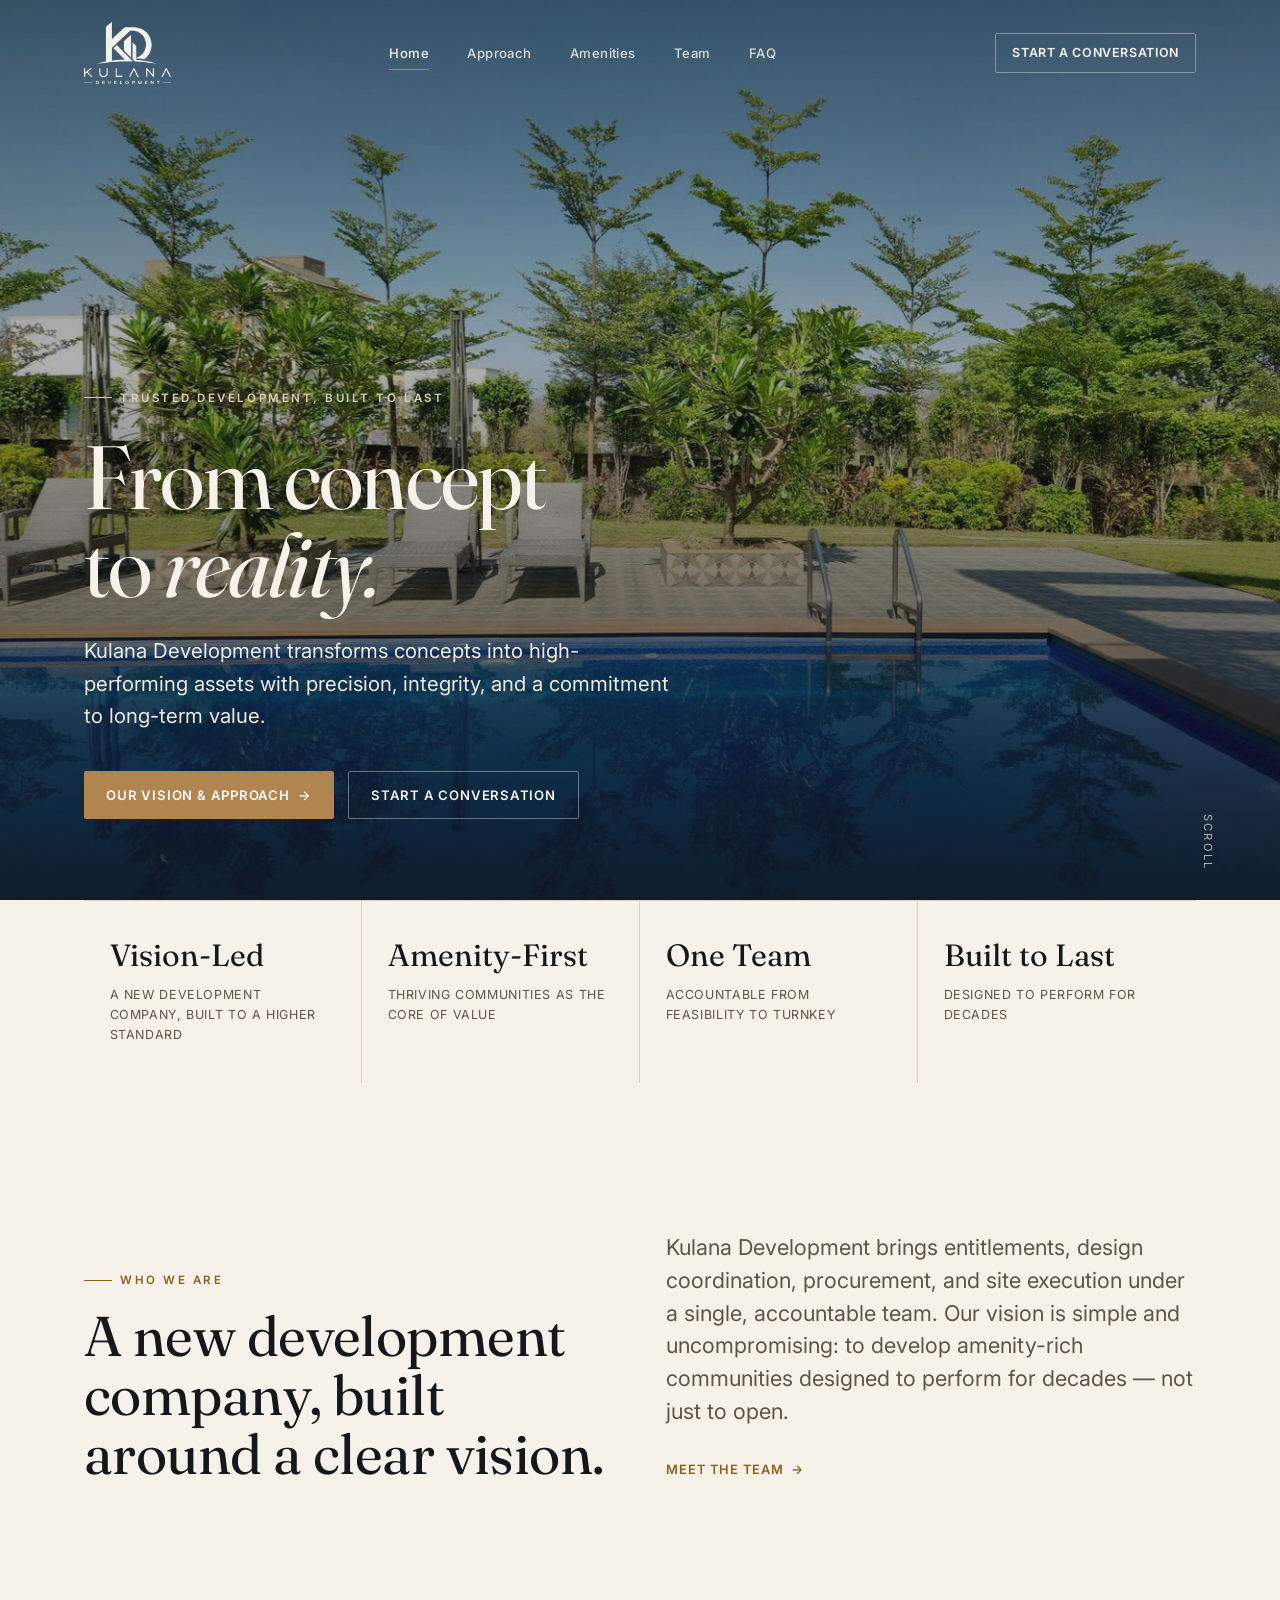
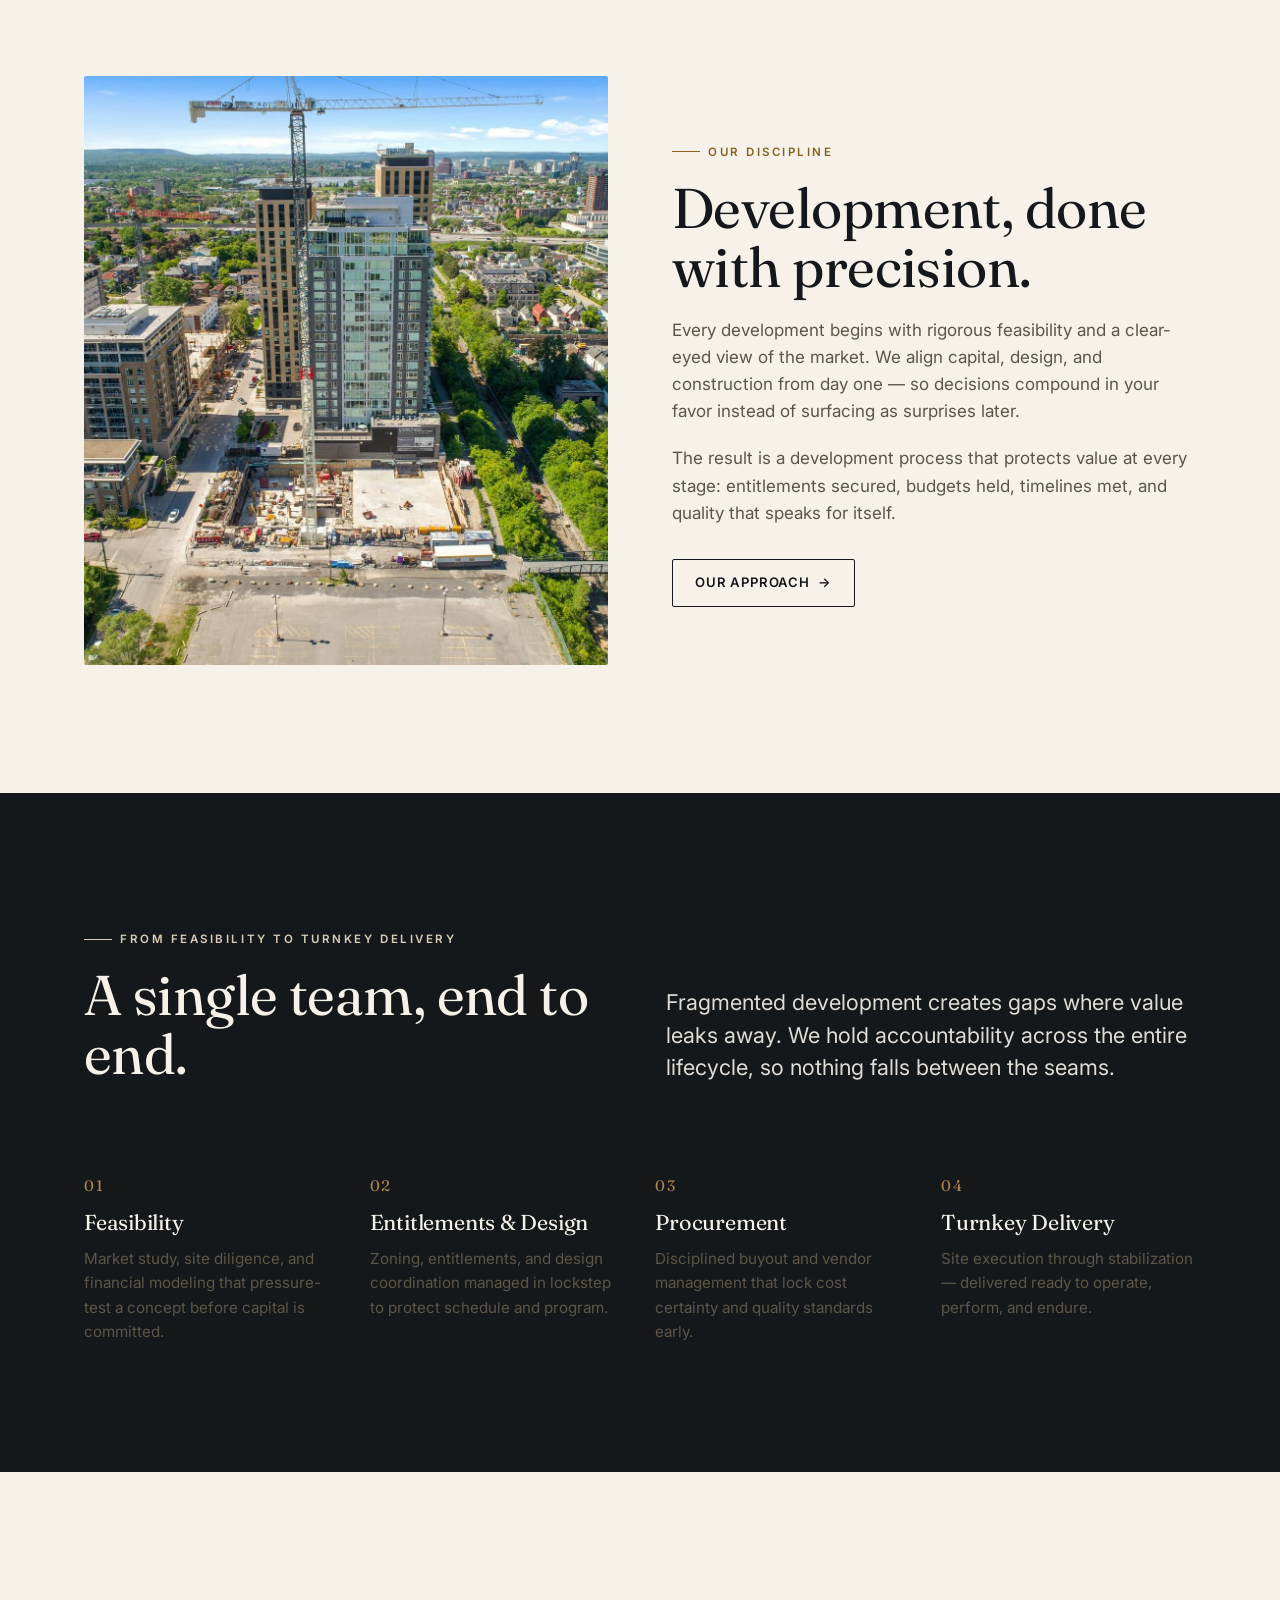
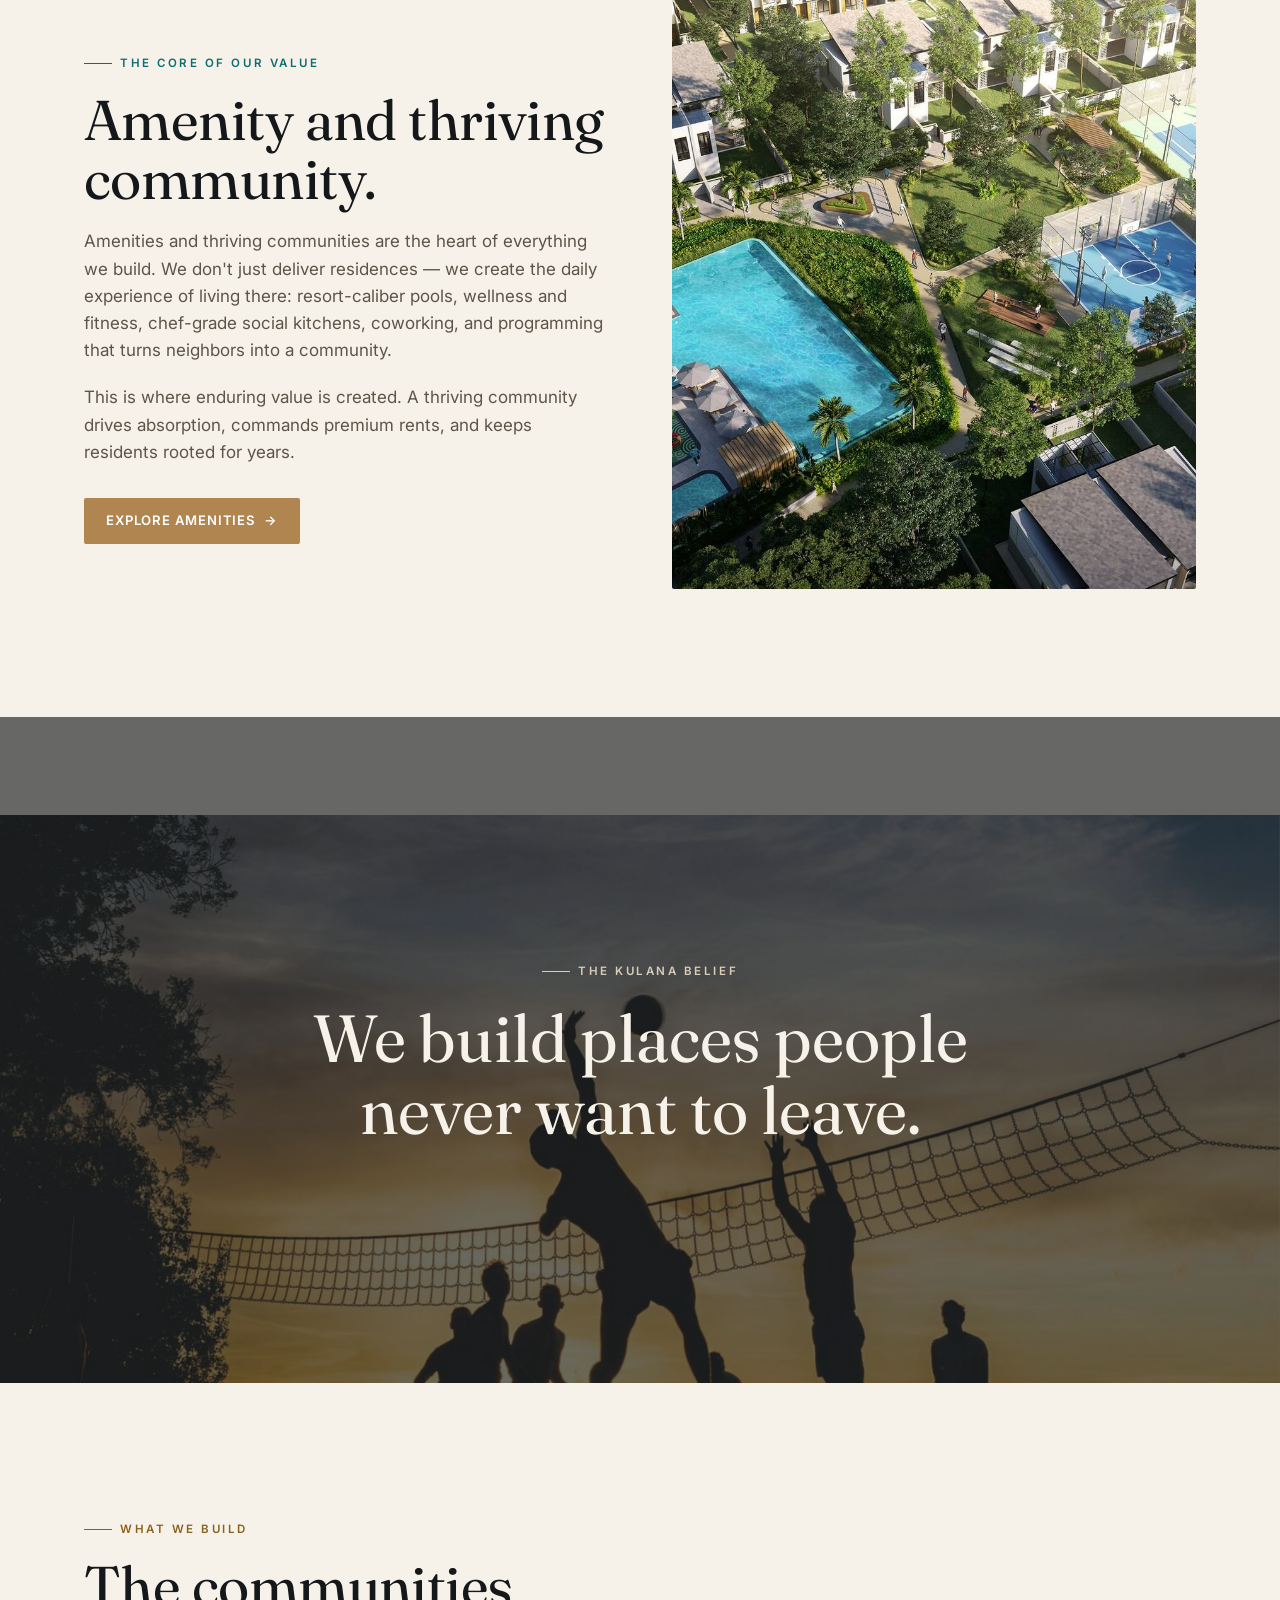
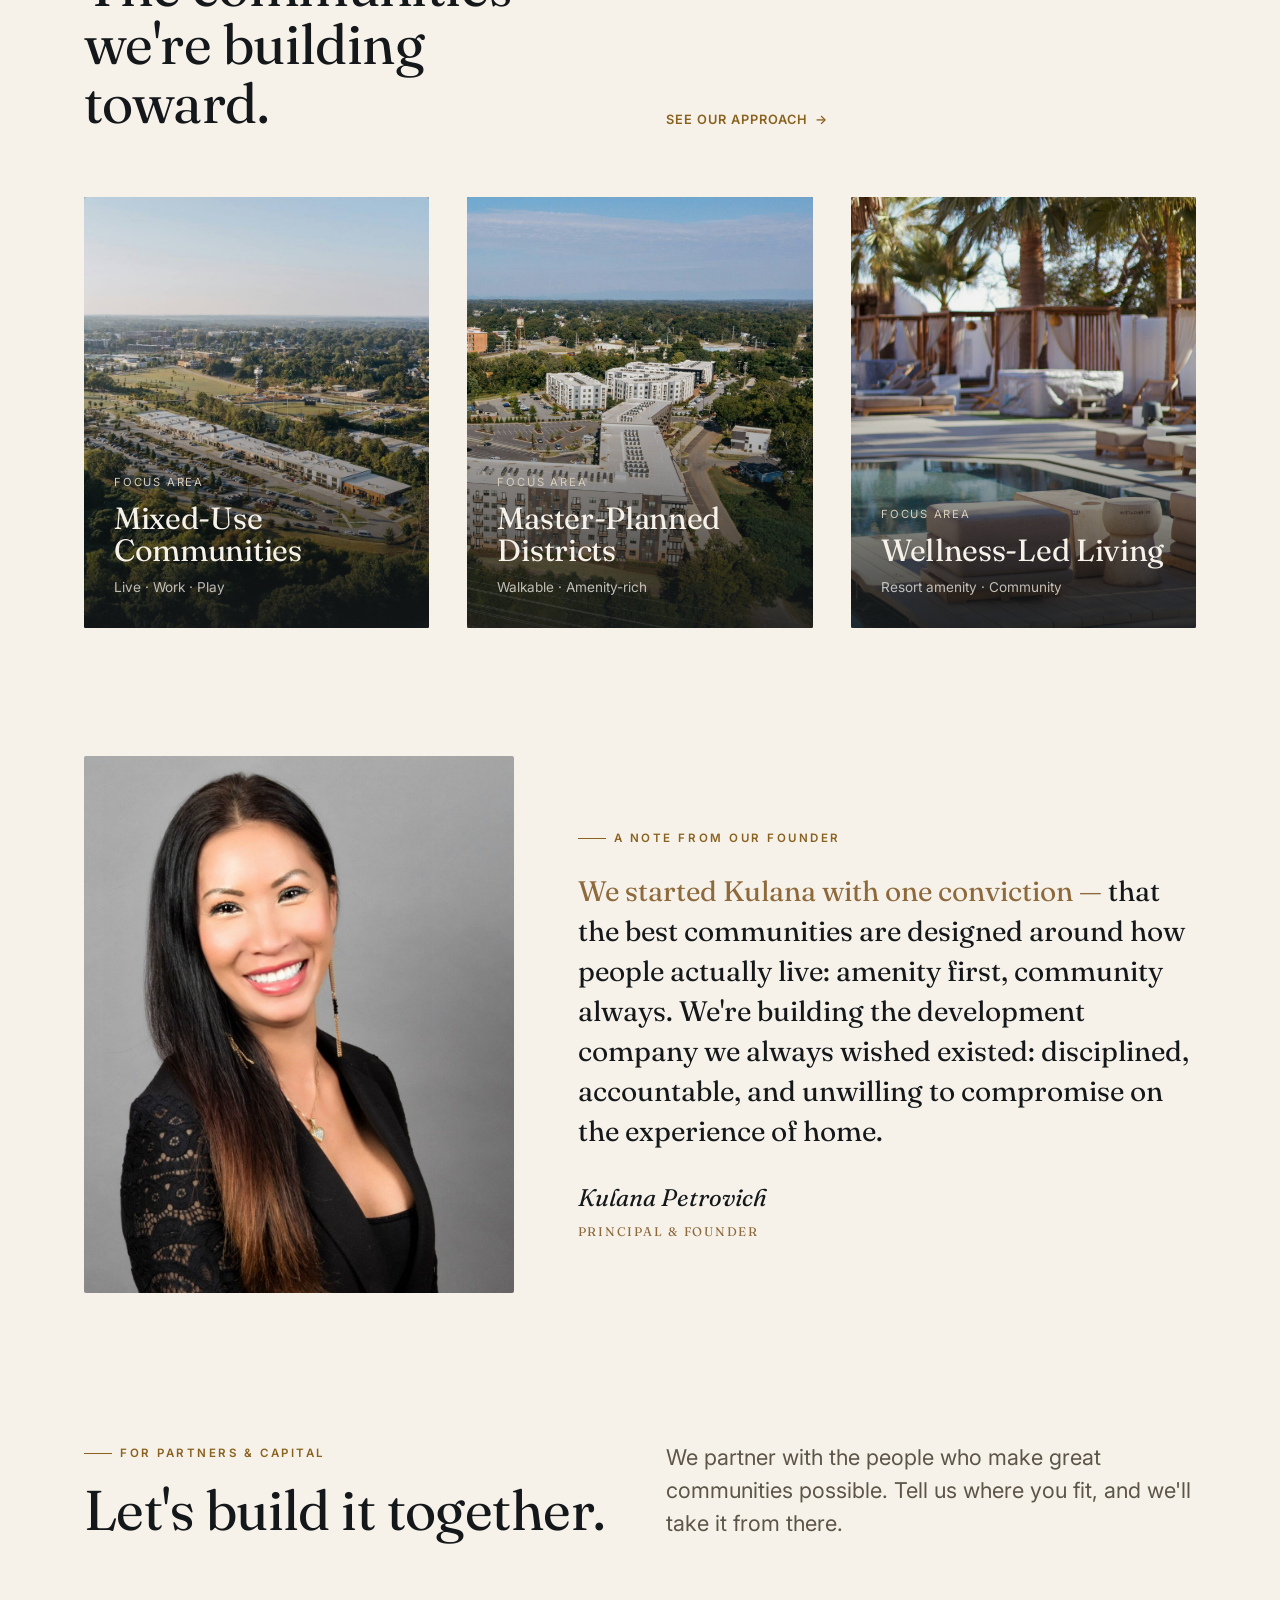
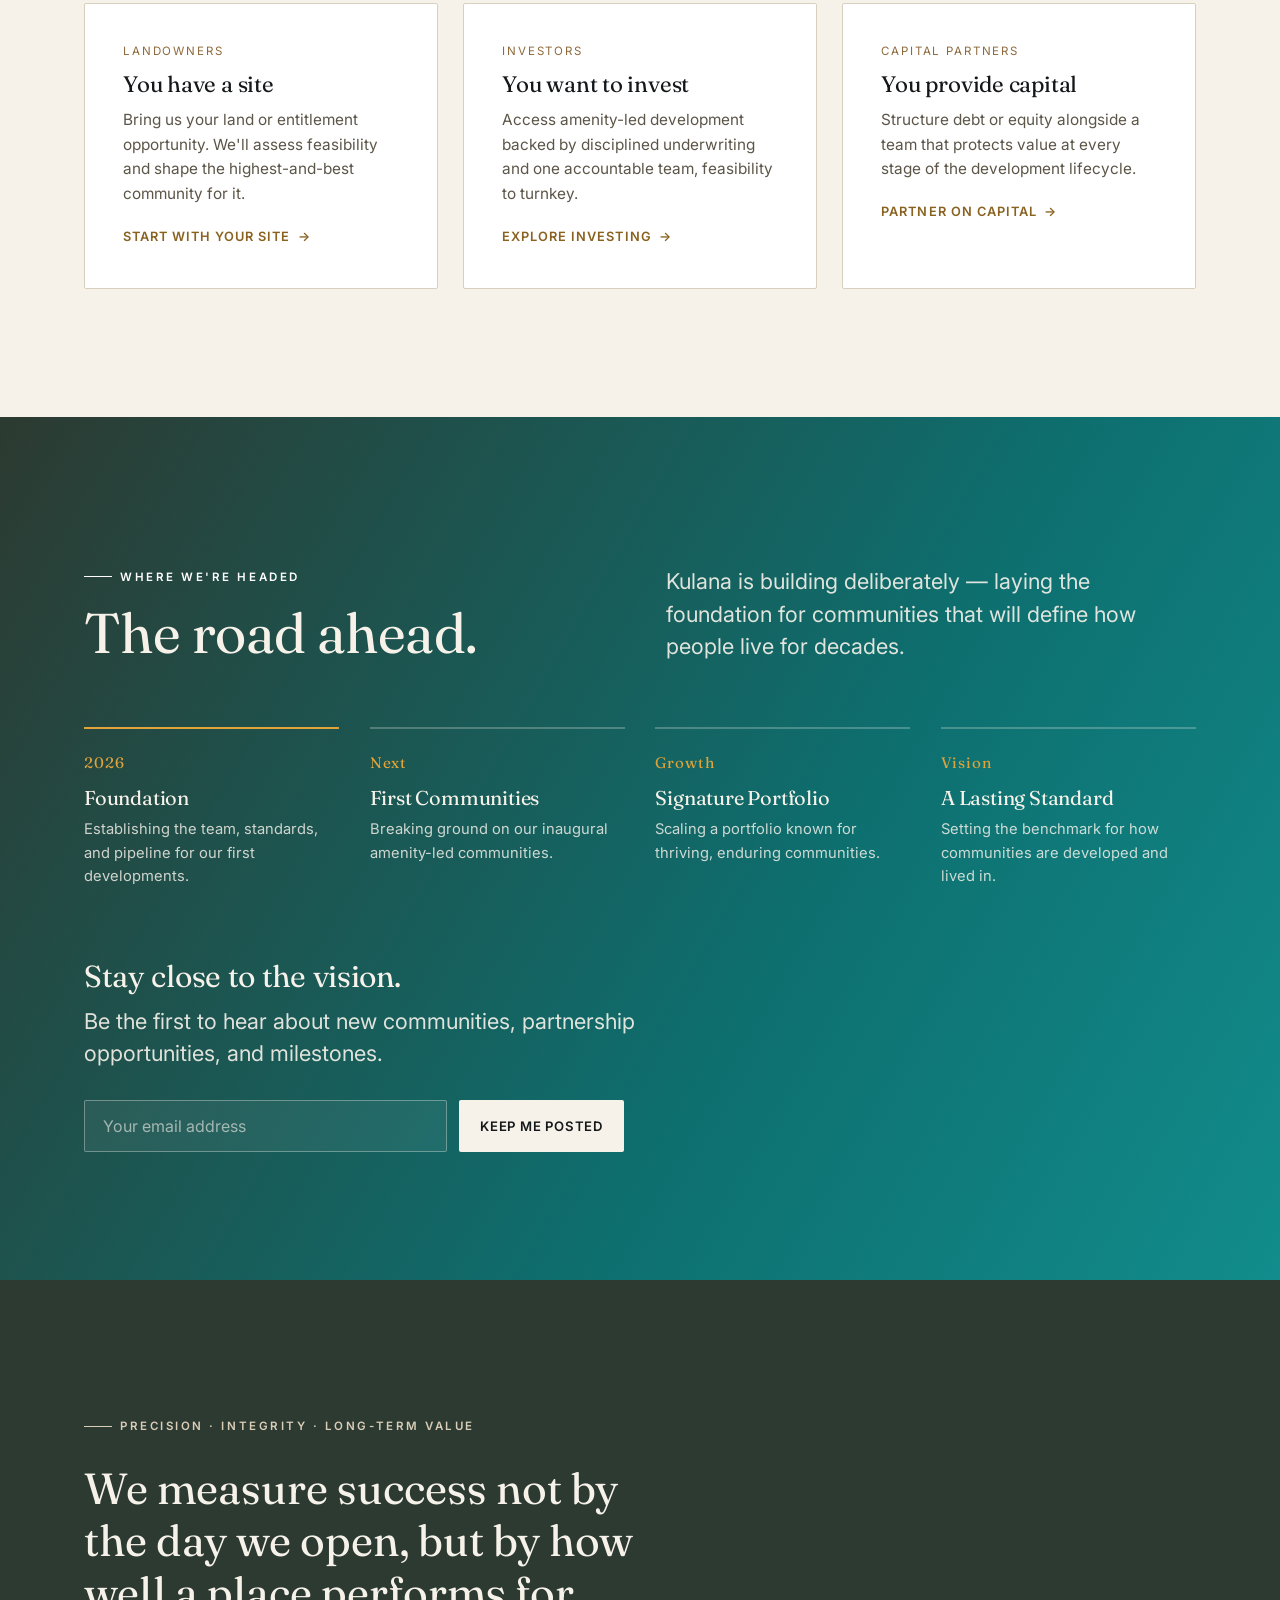
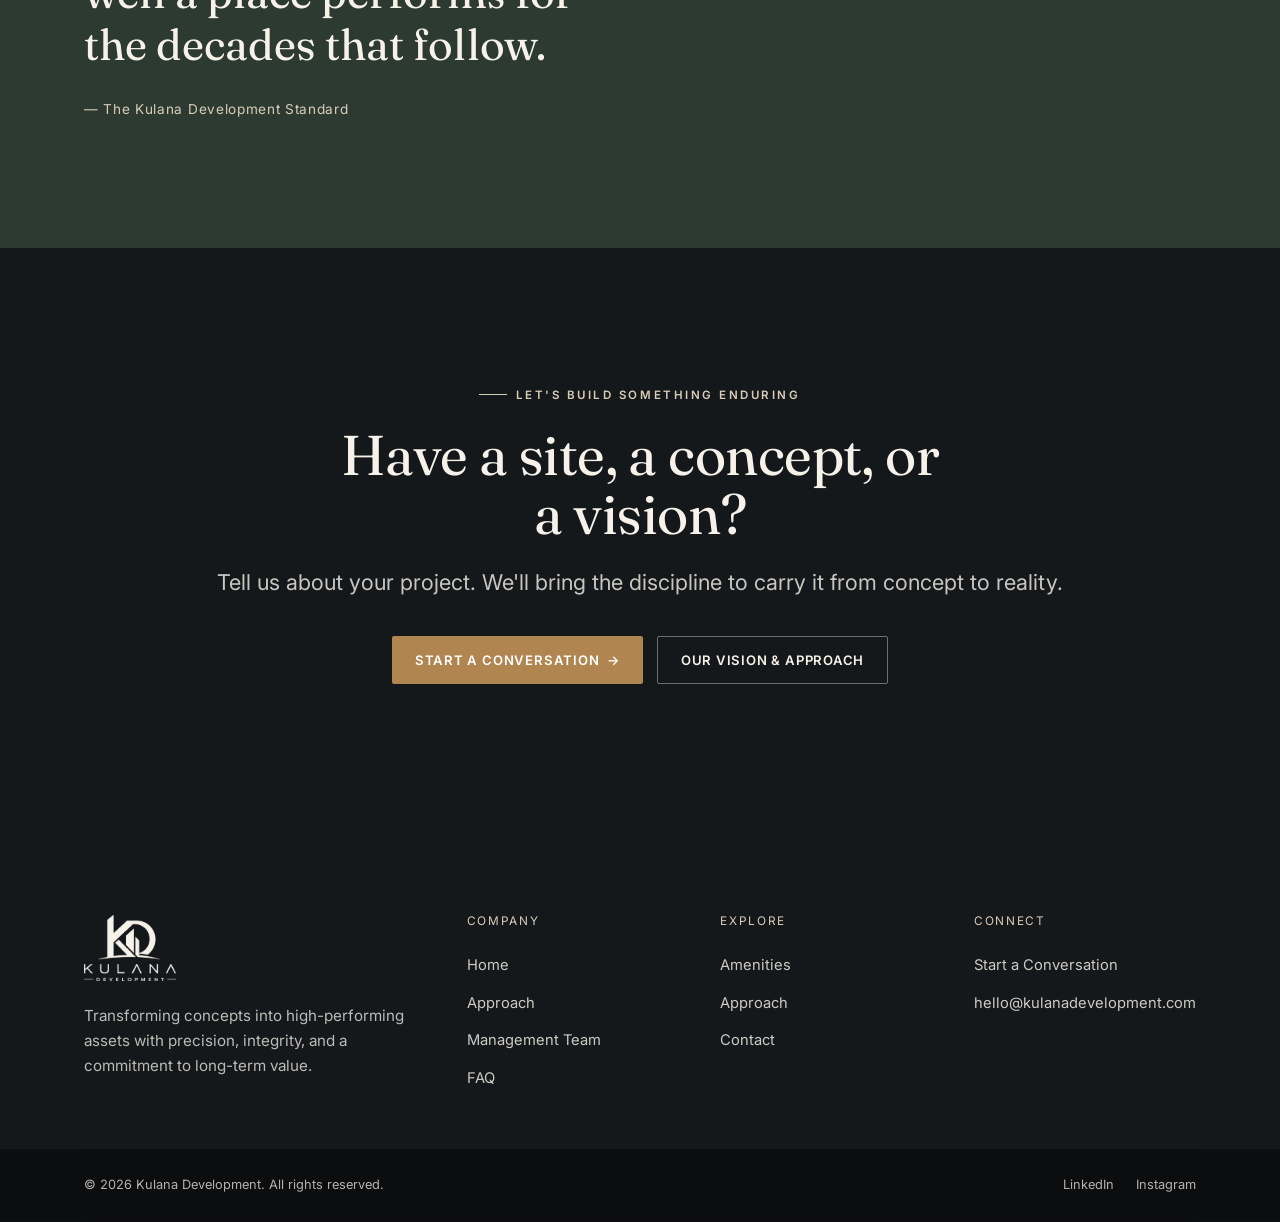
<file: index.html>
<!DOCTYPE html>
<html lang="en">
<head>
<meta charset="UTF-8" />
<meta name="viewport" content="width=device-width, initial-scale=1.0" />
<meta name="theme-color" content="#15181A" />
<title>Kulana Development — Trusted Development, Built to Last</title>
<meta name="description" content="Kulana Development transforms concepts into high-performing assets with precision, integrity, and a commitment to long-term value. From feasibility to turnkey delivery." />
<meta property="og:title" content="Kulana Development — Trusted Development, Built to Last" />
<meta property="og:description" content="From feasibility to turnkey delivery. We manage entitlements, design coordination, procurement, and site execution—one accountable team focused on outcomes that endure." />
<meta property="og:type" content="website" />
<link rel="preconnect" href="https://fonts.googleapis.com" />
<link rel="preconnect" href="https://fonts.gstatic.com" crossorigin />
<link href="https://fonts.googleapis.com/css2?family=Fraunces:ital,opsz,wght@0,9..144,400;0,9..144,500;1,9..144,400&family=Inter:wght@400;500;600&display=swap" rel="stylesheet" />
<link rel="icon" type="image/png" href="favicon.png" />
<link rel="apple-touch-icon" href="apple-touch-icon.png" />
<meta property="og:image" content="https://kulanadevelopment.vercel.app/og-image.jpg" />
<meta property="og:image:width" content="1200" />
<meta property="og:image:height" content="630" />
<meta property="og:url" content="https://kulanadevelopment.vercel.app/" />
<meta name="twitter:card" content="summary_large_image" />
<meta name="twitter:image" content="https://kulanadevelopment.vercel.app/og-image.jpg" />
<link rel="stylesheet" href="styles.css" />
</head>
<body>

<!-- ============ HEADER ============ -->
<header class="site-header">
  <div class="container bar">
    <a href="index.html" class="brand" aria-label="Kulana Development home"><img src="logo.png" class="brand__logo logo-dark" alt="Kulana Development" /><img src="logo-light.png" class="brand__logo logo-light" alt="Kulana Development" /></a>
    <nav class="nav">
      <a href="index.html" class="active">Home</a>
      <a href="approach.html">Approach</a>
      <a href="amenities.html">Amenities</a>
      <a href="team.html">Team</a>
      <a href="faq.html">FAQ</a>
    </nav>
    <a href="contact.html" class="header-cta">Start a Conversation</a>
    <button class="burger" aria-label="Open menu"><span></span><span></span><span></span></button>
  </div>
</header>

<div class="mobile-menu">
  <a href="index.html">Home</a>
  <a href="approach.html">Approach</a>
  <a href="amenities.html">Amenities</a>
  <a href="team.html">Team</a>
  <a href="faq.html">FAQ</a>
  <a href="contact.html">Contact</a>
</div>

<!-- ============ HERO ============ -->
<section class="hero">
  <div class="hero__media">
    <img src="amenity-pool2.jpg" alt="A thriving residential community with a resort pool and landscaped grounds" />
  </div>
  <div class="container hero__inner">
    <span class="eyebrow">Trusted Development, Built to Last</span>
    <h1 class="display">From concept<br />to <span class="serif-accent">reality.</span></h1>
    <p class="hero__lede">Kulana Development transforms concepts into high-performing assets with precision, integrity, and a commitment to long-term value.</p>
    <div class="hero__actions">
      <a href="approach.html" class="btn btn--clay">Our Vision &amp; Approach <span class="arw">→</span></a>
      <a href="contact.html" class="btn btn--light">Start a Conversation</a>
    </div>
  </div>
  <span class="hero__scroll">Scroll</span>
</section>

<!-- ============ STAT BAR ============ -->
<section class="section" style="padding-block: clamp(0px,0px,0px);">
  <div class="container">
    <div class="stats reveal">
      <div class="stat">
        <div class="num" style="font-size:clamp(1.5rem,2.4vw,2.05rem); line-height:1.1;">Vision-Led</div>
        <div class="lbl">A new development company, built to a higher standard</div>
      </div>
      <div class="stat">
        <div class="num" style="font-size:clamp(1.5rem,2.4vw,2.05rem); line-height:1.1;">Amenity-First</div>
        <div class="lbl">Thriving communities as the core of value</div>
      </div>
      <div class="stat">
        <div class="num" style="font-size:clamp(1.5rem,2.4vw,2.05rem); line-height:1.1;">One Team</div>
        <div class="lbl">Accountable from feasibility to turnkey</div>
      </div>
      <div class="stat">
        <div class="num" style="font-size:clamp(1.5rem,2.4vw,2.05rem); line-height:1.1;">Built to Last</div>
        <div class="lbl">Designed to perform for decades</div>
      </div>
    </div>
  </div>
</section>

<!-- ============ INTRO / POSITIONING ============ -->
<section class="section">
  <div class="container">
    <div class="sec-head">
      <div class="reveal">
        <span class="eyebrow">Who We Are</span>
        <h2>A new development company, built around a clear vision.</h2>
      </div>
      <div class="reveal" data-delay="1">
        <p class="lede">Kulana Development brings entitlements, design coordination, procurement, and site execution under a single, accountable team. Our vision is simple and uncompromising: to develop amenity-rich communities designed to perform for decades — not just to open.</p>
        <div style="margin-top:28px;"><a href="team.html" class="link-arrow">Meet the team <span class="arw">→</span></a></div>
      </div>
    </div>
  </div>
</section>

<!-- ============ FEATURED SPLIT ============ -->
<section class="section" style="padding-top:0;">
  <div class="container">
    <div class="split">
      <div class="split__media reveal">
        <img src="tower-development.jpg" alt="A residential high-rise under development" />
      </div>
      <div class="split__body reveal" data-delay="1">
        <span class="eyebrow">Our Discipline</span>
        <h2>Development, done with precision.</h2>
        <p>Every development begins with rigorous feasibility and a clear-eyed view of the market. We align capital, design, and construction from day one — so decisions compound in your favor instead of surfacing as surprises later.</p>
        <p>The result is a development process that protects value at every stage: entitlements secured, budgets held, timelines met, and quality that speaks for itself.</p>
        <div class="actions"><a href="amenities.html" class="btn btn--ghost">Our Approach <span class="arw">→</span></a></div>
      </div>
    </div>
  </div>
</section>

<!-- ============ PROCESS / FEASIBILITY TO TURNKEY ============ -->
<section class="section dark">
  <div class="container">
    <div class="sec-head">
      <div class="reveal">
        <span class="eyebrow">From Feasibility to Turnkey Delivery</span>
        <h2>A single team, end to end.</h2>
      </div>
      <div class="reveal" data-delay="1">
        <p class="lede">Fragmented development creates gaps where value leaks away. We hold accountability across the entire lifecycle, so nothing falls between the seams.</p>
      </div>
    </div>
    <div class="steps">
      <div class="step reveal">
        <div class="n">01</div>
        <h3>Feasibility</h3>
        <p>Market study, site diligence, and financial modeling that pressure-test a concept before capital is committed.</p>
      </div>
      <div class="step reveal" data-delay="1">
        <div class="n">02</div>
        <h3>Entitlements &amp; Design</h3>
        <p>Zoning, entitlements, and design coordination managed in lockstep to protect schedule and program.</p>
      </div>
      <div class="step reveal" data-delay="2">
        <div class="n">03</div>
        <h3>Procurement</h3>
        <p>Disciplined buyout and vendor management that lock cost certainty and quality standards early.</p>
      </div>
      <div class="step reveal" data-delay="3">
        <div class="n">04</div>
        <h3>Turnkey Delivery</h3>
        <p>Site execution through stabilization — delivered ready to operate, perform, and endure.</p>
      </div>
    </div>
  </div>
</section>

<!-- ============ AMENITY DIFFERENTIATOR ============ -->
<section class="section">
  <div class="container">
    <div class="split reverse accent-teal">
      <div class="split__media reveal">
        <img src="amenity-resort.jpg" alt="An amenity-rich residential community with pools, courts and gathering spaces" />
      </div>
      <div class="split__body reveal" data-delay="1">
        <span class="eyebrow">The Core of Our Value</span>
        <h2>Amenity and thriving community.</h2>
        <p>Amenities and thriving communities are the heart of everything we build. We don't just deliver residences — we create the daily experience of living there: resort-caliber pools, wellness and fitness, chef-grade social kitchens, coworking, and programming that turns neighbors into a community.</p>
        <p>This is where enduring value is created. A thriving community drives absorption, commands premium rents, and keeps residents rooted for years.</p>
        <div class="actions"><a href="amenities.html" class="btn btn--clay">Explore Amenities <span class="arw">→</span></a></div>
      </div>
    </div>
  </div>
</section>

<!-- ============ CINEMATIC STATEMENT ============ -->
<section class="statement">
  <div class="statement__bg"><img src="amenity-social.jpg" alt="A thriving community at golden hour" /></div>
  <div class="container">
    <span class="eyebrow">The Kulana Belief</span>
    <p class="q">We build places people never want to leave.</p>
  </div>
</section>

<!-- ============ WHAT WE BUILD (VISION) ============ -->
<section class="section">
  <div class="container">
    <div class="sec-head">
      <div class="reveal">
        <span class="eyebrow">What We Build</span>
        <h2>The communities we're building toward.</h2>
      </div>
      <div class="reveal" data-delay="1" style="align-self:end;">
        <a href="approach.html" class="link-arrow">See our approach <span class="arw">→</span></a>
      </div>
    </div>
    <div class="card-grid">
      <a href="approach.html" class="pcard reveal">
        <div class="pcard__img"><img src="masterplan-aerial.jpg" alt="Mixed-use communities" /></div>
        <div class="pcard__body">
          <span class="pcard__tag">Focus Area</span>
          <h3>Mixed-Use Communities</h3>
          <div class="pcard__meta"><span>Live · Work · Play</span></div>
        </div>
      </a>
      <a href="approach.html" class="pcard reveal" data-delay="1">
        <div class="pcard__img"><img src="community-district.jpg" alt="Master-planned districts" /></div>
        <div class="pcard__body">
          <span class="pcard__tag">Focus Area</span>
          <h3>Master-Planned Districts</h3>
          <div class="pcard__meta"><span>Walkable · Amenity-rich</span></div>
        </div>
      </a>
      <a href="approach.html" class="pcard reveal" data-delay="2">
        <div class="pcard__img"><img src="amenity-pool.jpg" alt="Wellness-led living" /></div>
        <div class="pcard__body">
          <span class="pcard__tag">Focus Area</span>
          <h3>Wellness-Led Living</h3>
          <div class="pcard__meta"><span>Resort amenity · Community</span></div>
        </div>
      </a>
    </div>
  </div>
</section>

<!-- ============ FOUNDER'S NOTE ============ -->
<section class="section" style="padding-top:0;">
  <div class="container">
    <div class="founder">
      <div class="founder__img reveal"><img src="team-lana.jpg" alt="Kulana Petrovich, Founder" /></div>
      <div class="founder__note reveal" data-delay="1">
        <span class="eyebrow">A Note From Our Founder</span>
        <p style="margin-top:22px;"><span class="lead">We started Kulana with one conviction —</span> that the best communities are designed around how people actually live: amenity first, community always. We're building the development company we always wished existed: disciplined, accountable, and unwilling to compromise on the experience of home.</p>
        <div class="founder__sig">
          <div class="name">Kulana Petrovich</div>
          <div class="role">Principal &amp; Founder</div>
        </div>
      </div>
    </div>
  </div>
</section>

<!-- ============ FOR PARTNERS ============ -->
<section class="section" style="padding-top:0;">
  <div class="container">
    <div class="sec-head">
      <div class="reveal"><span class="eyebrow">For Partners &amp; Capital</span><h2>Let's build it together.</h2></div>
      <div class="reveal" data-delay="1"><p class="lede">We partner with the people who make great communities possible. Tell us where you fit, and we'll take it from there.</p></div>
    </div>
    <div class="pcards">
      <a href="contact.html" class="pcard-partner reveal">
        <div class="k">Landowners</div>
        <h3>You have a site</h3>
        <p>Bring us your land or entitlement opportunity. We'll assess feasibility and shape the highest-and-best community for it.</p>
        <span class="link-arrow">Start with your site <span class="arw">→</span></span>
      </a>
      <a href="contact.html" class="pcard-partner reveal" data-delay="1">
        <div class="k">Investors</div>
        <h3>You want to invest</h3>
        <p>Access amenity-led development backed by disciplined underwriting and one accountable team, feasibility to turnkey.</p>
        <span class="link-arrow">Explore investing <span class="arw">→</span></span>
      </a>
      <a href="contact.html" class="pcard-partner reveal" data-delay="2">
        <div class="k">Capital Partners</div>
        <h3>You provide capital</h3>
        <p>Structure debt or equity alongside a team that protects value at every stage of the development lifecycle.</p>
        <span class="link-arrow">Partner on capital <span class="arw">→</span></span>
      </a>
    </div>
  </div>
</section>

<!-- ============ ROADMAP + NEWSLETTER ============ -->
<section class="section band-tropical">
  <div class="container">
    <div class="sec-head">
      <div class="reveal"><span class="eyebrow">Where We're Headed</span><h2>The road ahead.</h2></div>
      <div class="reveal" data-delay="1"><p class="lede">Kulana is building deliberately — laying the foundation for communities that will define how people live for decades.</p></div>
    </div>
    <div class="roadmap reveal">
      <div class="rm"><div class="phase">2026</div><h3>Foundation</h3><p>Establishing the team, standards, and pipeline for our first developments.</p></div>
      <div class="rm"><div class="phase">Next</div><h3>First Communities</h3><p>Breaking ground on our inaugural amenity-led communities.</p></div>
      <div class="rm"><div class="phase">Growth</div><h3>Signature Portfolio</h3><p>Scaling a portfolio known for thriving, enduring communities.</p></div>
      <div class="rm"><div class="phase">Vision</div><h3>A Lasting Standard</h3><p>Setting the benchmark for how communities are developed and lived in.</p></div>
    </div>
    <div class="reveal" style="margin-top:clamp(44px,6vw,72px); max-width:640px;">
      <h3 style="color:var(--paper); font-size:clamp(1.4rem,2.4vw,1.9rem);">Stay close to the vision.</h3>
      <p class="lede" style="margin-top:12px;">Be the first to hear about new communities, partnership opportunities, and milestones.</p>
      <form id="newsletter-form" class="newsletter" novalidate>
        <input type="email" name="email" placeholder="Your email address" required aria-label="Email address" />
        <button type="submit">Keep Me Posted</button>
      </form>
      <p class="nl-note"></p>
    </div>
  </div>
</section>

<!-- ============ VALUES QUOTE BAND ============ -->
<section class="section quote-band">
  <div class="container">
    <div class="reveal">
      <span class="eyebrow">Precision · Integrity · Long-Term Value</span>
      <p class="q" style="margin-top:26px;">We measure success not by the day we open, but by how well a place performs for the decades that follow.</p>
      <p class="attr">— The Kulana Development Standard</p>
    </div>
  </div>
</section>

<!-- ============ CTA ============ -->
<section class="section cta">
  <div class="container reveal">
    <span class="eyebrow" style="justify-content:center;">Let's Build Something Enduring</span>
    <h2 style="margin-top:22px;">Have a site, a concept, or a vision?</h2>
    <p class="lede">Tell us about your project. We'll bring the discipline to carry it from concept to reality.</p>
    <div class="actions">
      <a href="contact.html" class="btn btn--clay">Start a Conversation <span class="arw">→</span></a>
      <a href="approach.html" class="btn btn--light">Our Vision &amp; Approach</a>
    </div>
  </div>
</section>

<!-- ============ FOOTER ============ -->
<footer class="site-footer">
  <div class="container">
    <div class="footer-top">
      <div class="footer-brand">
        <img src="logo-light.png" class="footer-logo" alt="Kulana Development" />
        <p>Transforming concepts into high-performing assets with precision, integrity, and a commitment to long-term value.</p>
      </div>
      <div class="footer-col">
        <h4>Company</h4>
        <a href="index.html">Home</a>
        <a href="approach.html">Approach</a>
        <a href="team.html">Management Team</a>
        <a href="faq.html">FAQ</a>
      </div>
      <div class="footer-col">
        <h4>Explore</h4>
        <a href="amenities.html">Amenities</a>
        <a href="approach.html">Approach</a>
        <a href="contact.html">Contact</a>
      </div>
      <div class="footer-col">
        <h4>Connect</h4>
        <a href="contact.html">Start a Conversation</a>
        <a href="mailto:hello@kulanadevelopment.com">hello@kulanadevelopment.com</a>
      </div>
    </div>
    <div class="footer-bottom">
      <span>© <span data-year>2026</span> Kulana Development. All rights reserved.</span>
      <div class="socials">
        <a href="#">LinkedIn</a>
        <a href="#">Instagram</a>
      </div>
    </div>
  </div>
</footer>

<script src="main.js"></script>
</body>
</html>
</file>
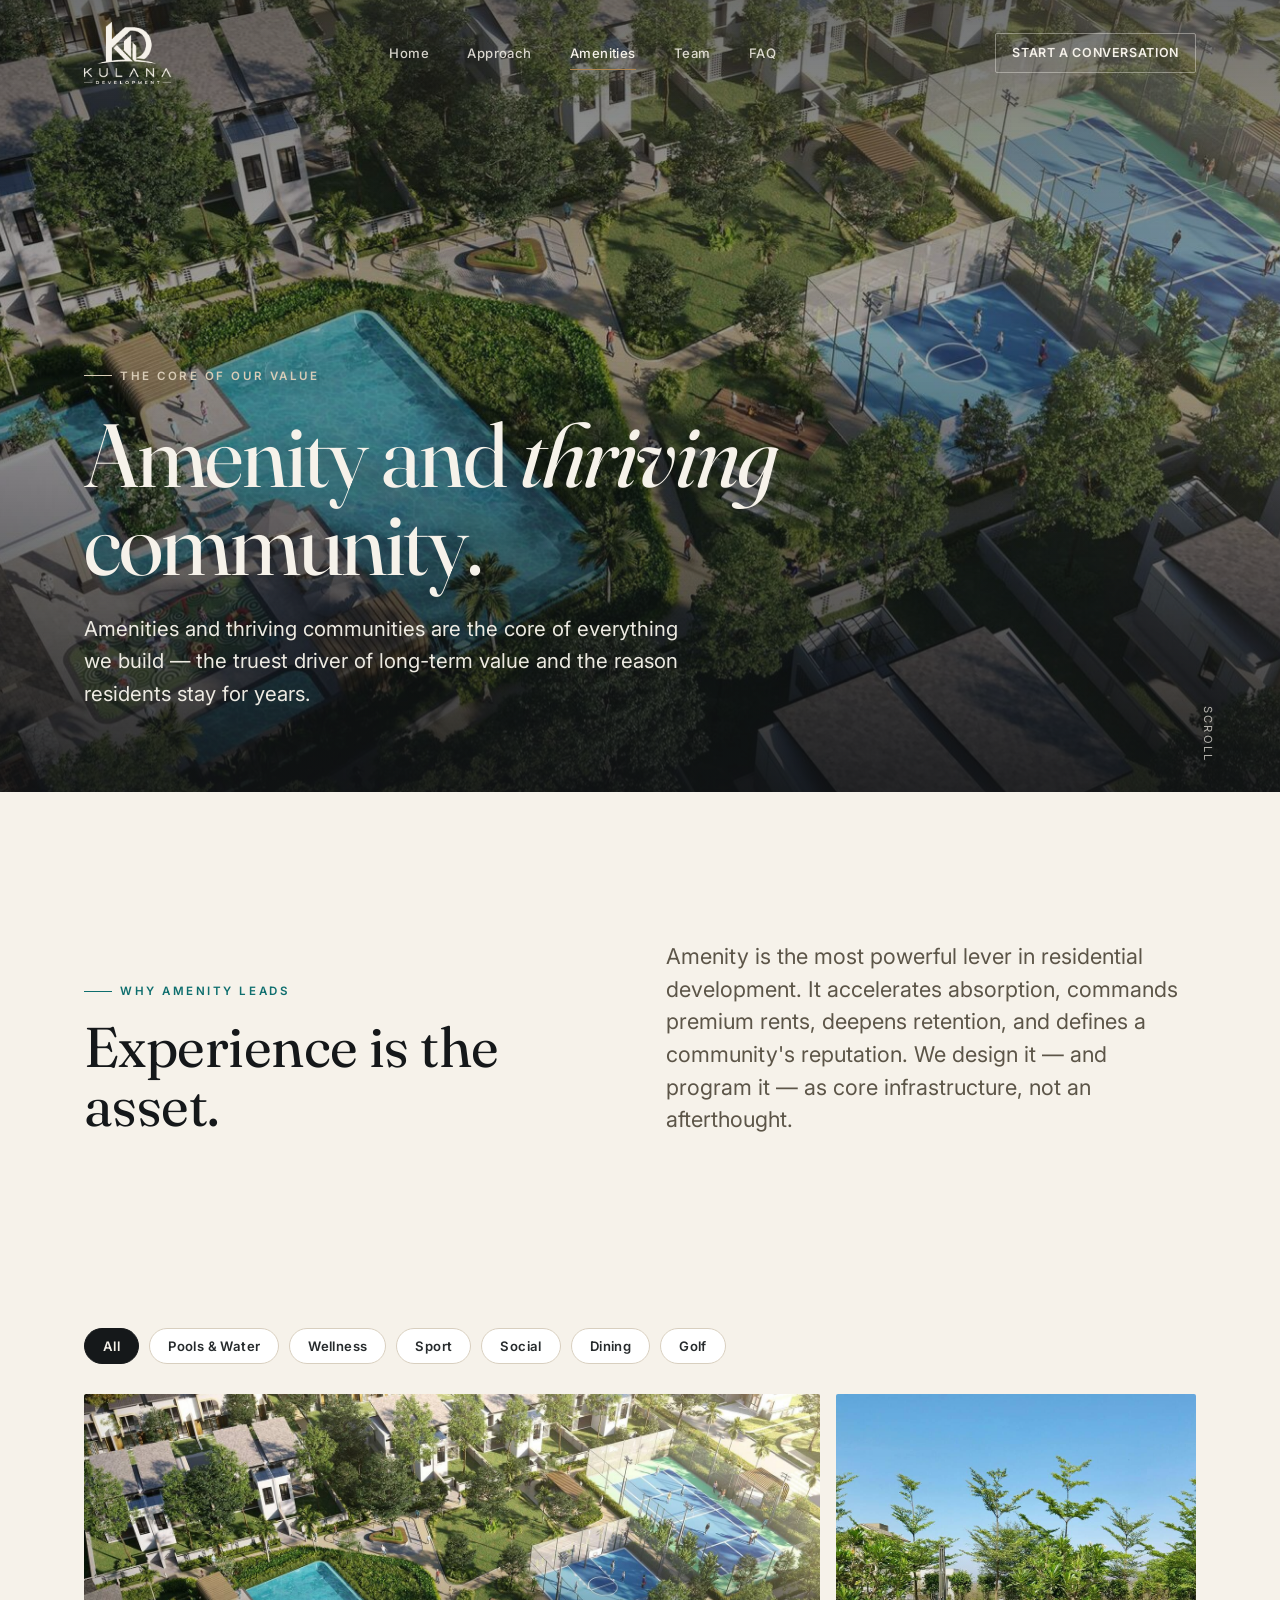
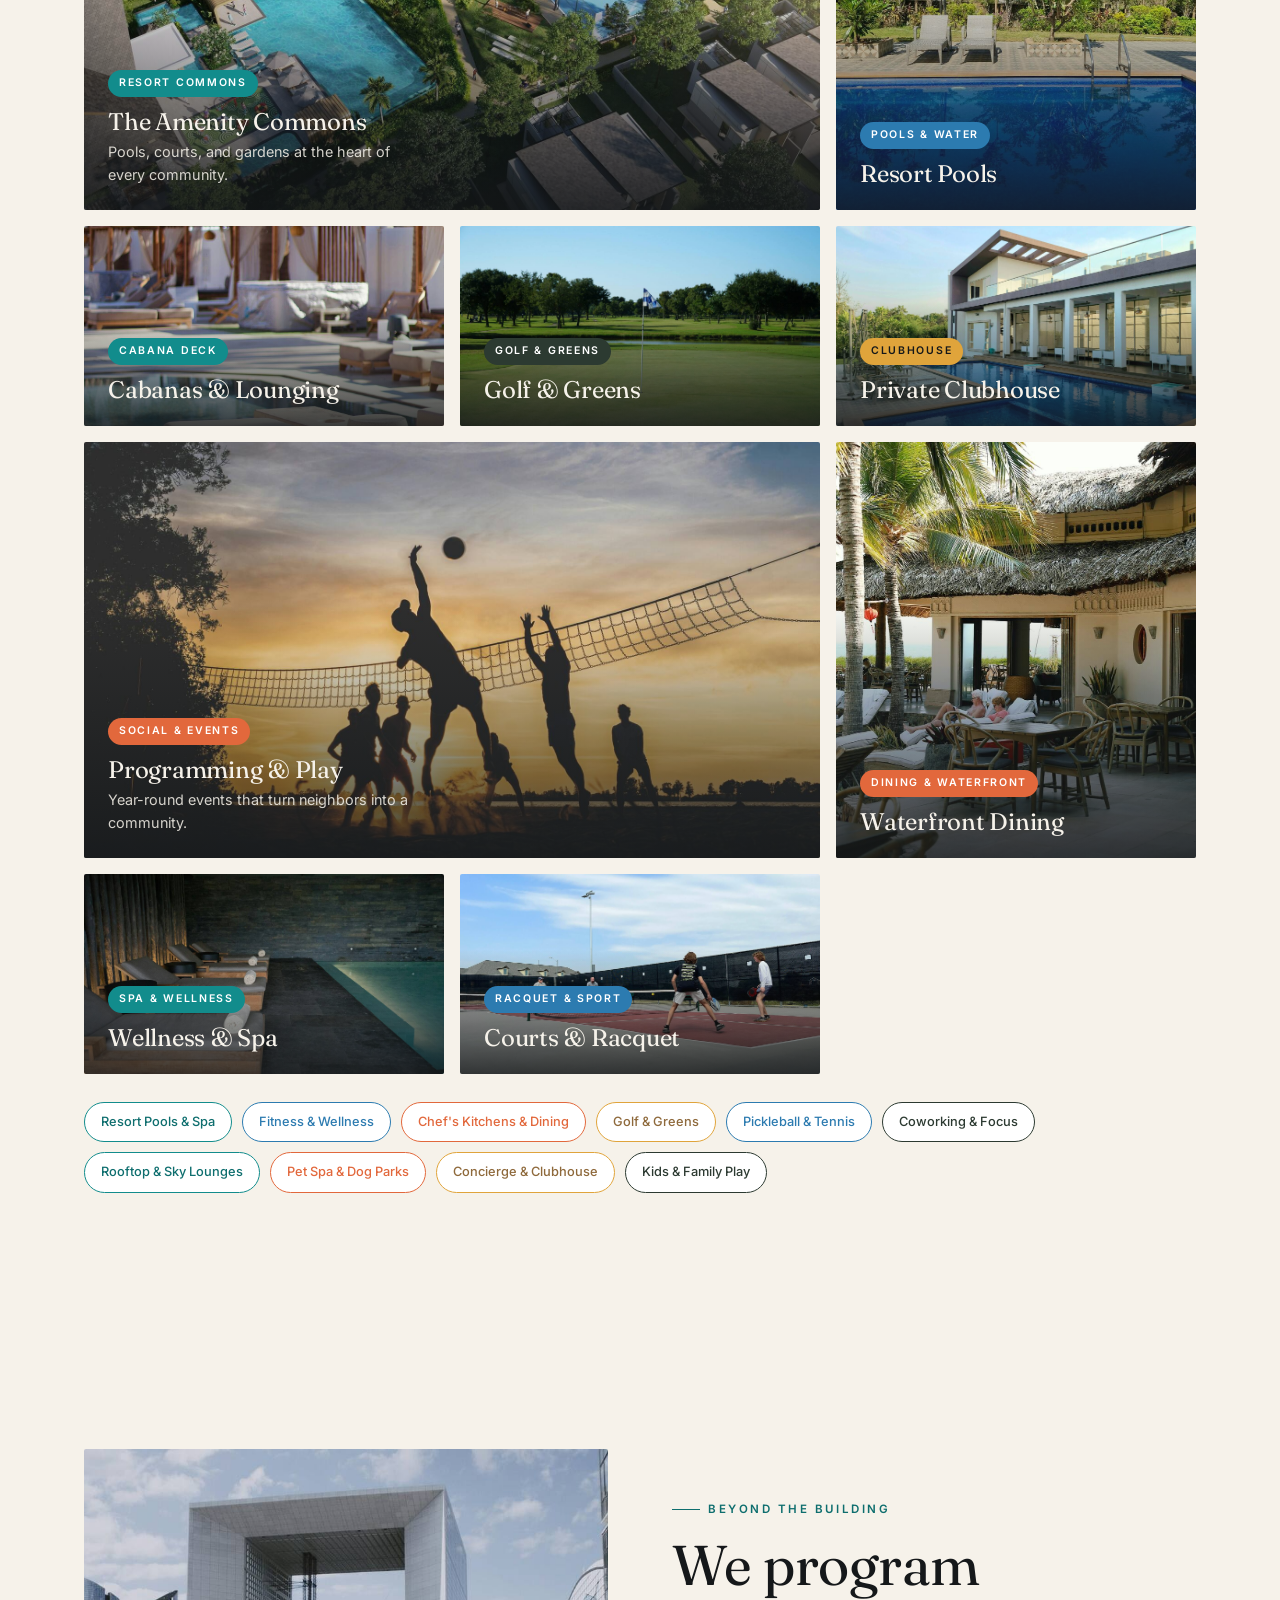
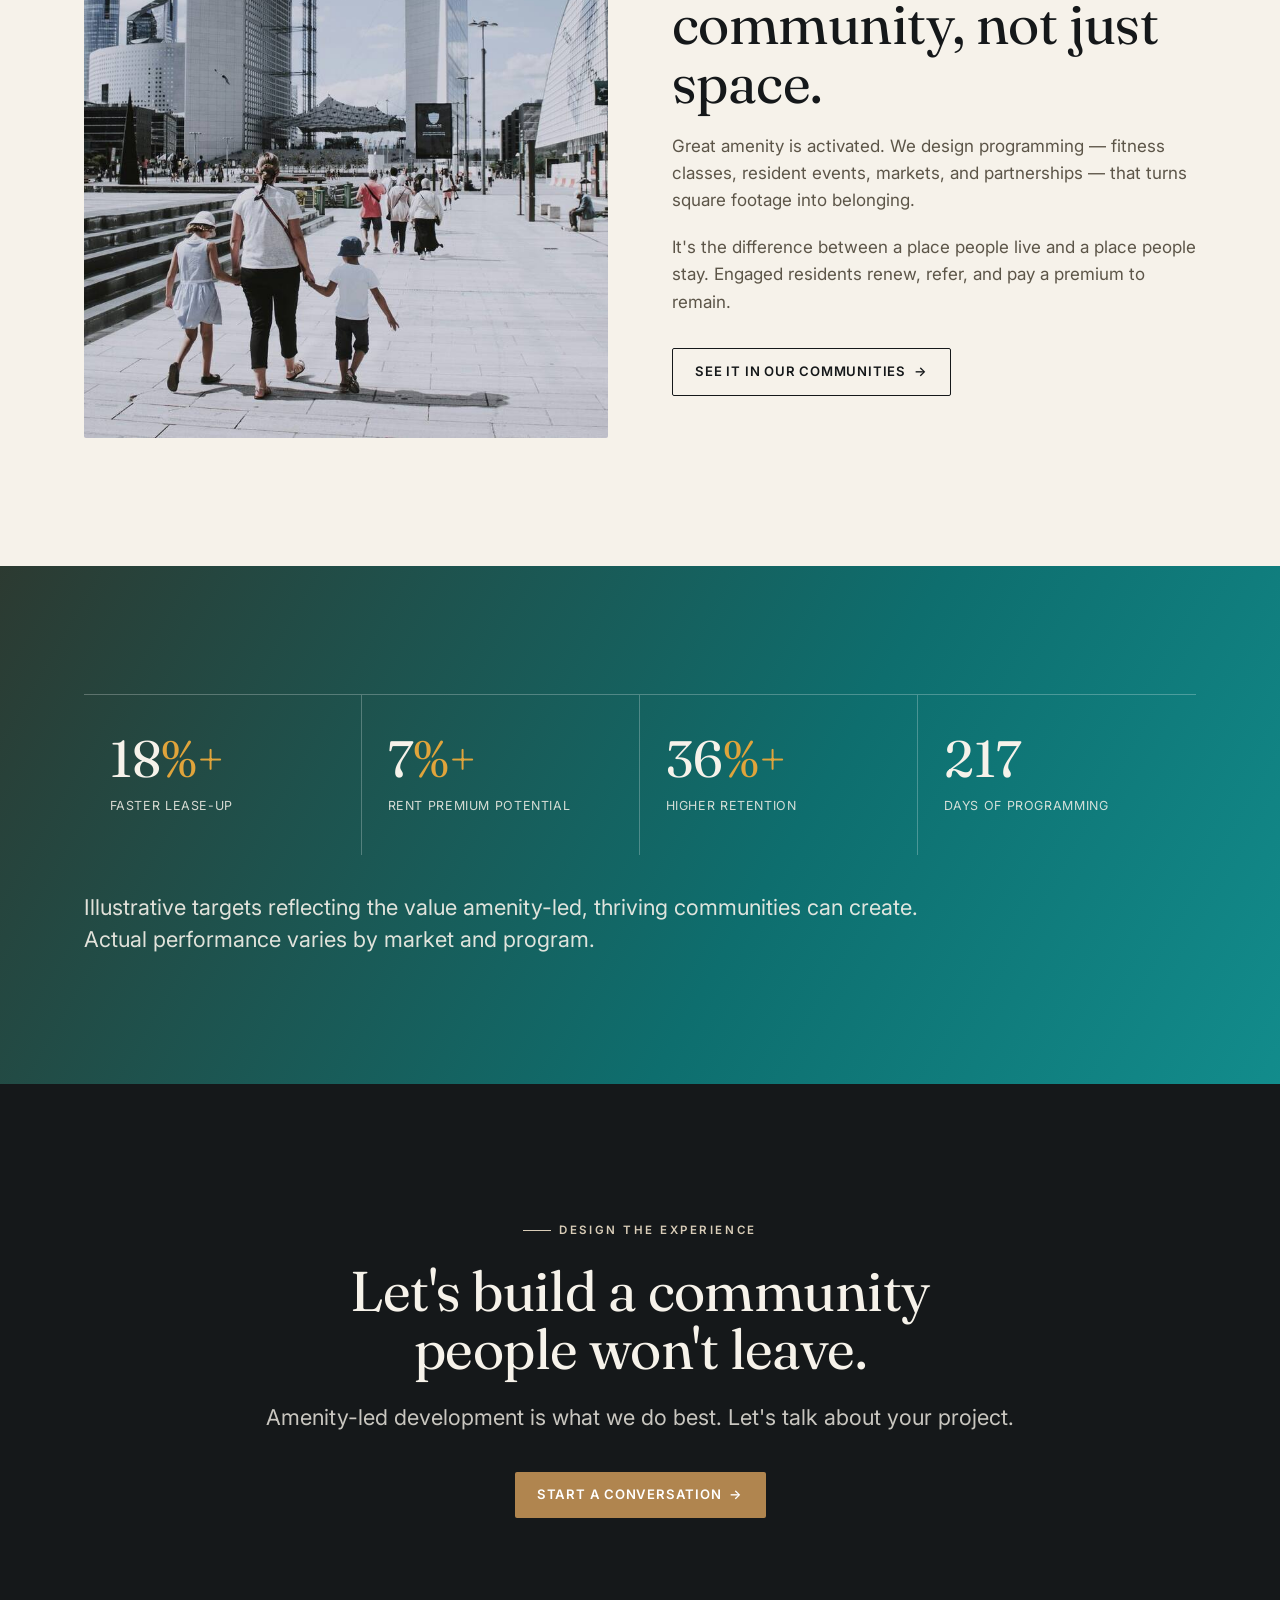
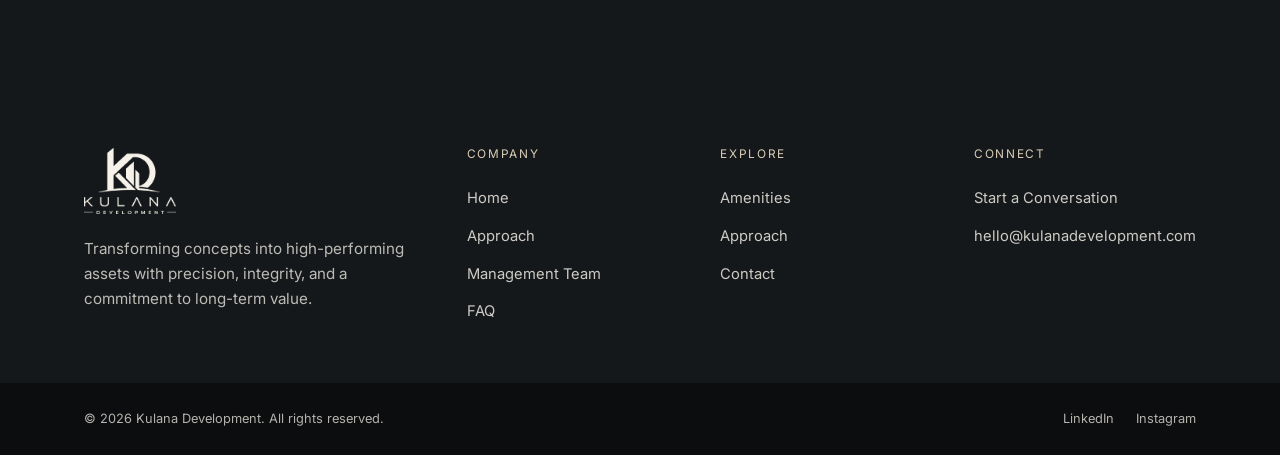
<file: amenities.html>
<!DOCTYPE html>
<html lang="en">
<head>
<meta charset="UTF-8" />
<meta name="viewport" content="width=device-width, initial-scale=1.0" />
<title>Amenities — Kulana Development</title>
<meta name="description" content="Amenities and thriving communities are the core of Kulana Development's value proposition — resort pools, wellness, golf, racquet sports, dining, and social programming." />
<link rel="preconnect" href="https://fonts.googleapis.com" />
<link rel="preconnect" href="https://fonts.gstatic.com" crossorigin />
<link href="https://fonts.googleapis.com/css2?family=Fraunces:ital,opsz,wght@0,9..144,400;0,9..144,500;1,9..144,400&family=Inter:wght@400;500;600&display=swap" rel="stylesheet" />
<link rel="icon" type="image/png" href="favicon.png" />
<link rel="apple-touch-icon" href="apple-touch-icon.png" />
<meta property="og:image" content="https://kulanadevelopment.vercel.app/og-image.jpg" />
<meta property="og:image:width" content="1200" />
<meta property="og:image:height" content="630" />
<meta property="og:url" content="https://kulanadevelopment.vercel.app/" />
<meta name="twitter:card" content="summary_large_image" />
<meta name="twitter:image" content="https://kulanadevelopment.vercel.app/og-image.jpg" />
<link rel="stylesheet" href="styles.css" />
</head>
<body>

<header class="site-header">
  <div class="container bar">
    <a href="index.html" class="brand"><img src="logo.png" class="brand__logo logo-dark" alt="Kulana Development" /><img src="logo-light.png" class="brand__logo logo-light" alt="Kulana Development" /></a>
    <nav class="nav">
      <a href="index.html">Home</a>
      <a href="approach.html">Approach</a>
      <a href="amenities.html" class="active">Amenities</a>
      <a href="team.html">Team</a>
      <a href="faq.html">FAQ</a>
    </nav>
    <a href="contact.html" class="header-cta">Start a Conversation</a>
    <button class="burger" aria-label="Open menu"><span></span><span></span><span></span></button>
  </div>
</header>
<div class="mobile-menu">
  <a href="index.html">Home</a>
  <a href="approach.html">Approach</a>
  <a href="amenities.html">Amenities</a>
  <a href="team.html">Team</a>
  <a href="faq.html">FAQ</a>
  <a href="contact.html">Contact</a>
</div>

<!-- HERO -->
<section class="hero" style="min-height:88svh;">
  <div class="hero__media">
    <img src="amenity-resort.jpg" alt="A resort-caliber amenity commons with pools, courts and gardens" />
  </div>
  <div class="container hero__inner" style="padding-top:150px;">
    <span class="eyebrow">The Core of Our Value</span>
    <h1 class="display" style="max-width:19ch;">Amenity and <span class="serif-accent">thriving</span> community.</h1>
    <p class="hero__lede">Amenities and thriving communities are the core of everything we build — the truest driver of long-term value and the reason residents stay for years.</p>
  </div>
  <span class="hero__scroll">Scroll</span>
</section>

<!-- INTRO -->
<section class="section accent-teal">
  <div class="container">
    <div class="sec-head">
      <div class="reveal">
        <span class="eyebrow">Why Amenity Leads</span>
        <h2>Experience is the asset.</h2>
      </div>
      <div class="reveal" data-delay="1">
        <p class="lede">Amenity is the most powerful lever in residential development. It accelerates absorption, commands premium rents, deepens retention, and defines a community's reputation. We design it — and program it — as core infrastructure, not an afterthought.</p>
      </div>
    </div>
  </div>
</section>

<!-- PHOTO MOSAIC GALLERY -->
<section class="section" style="padding-top:0;">
  <div class="container">
    <div class="amenity-filters reveal">
      <button class="afilter active" data-filter="all">All</button>
      <button class="afilter" data-filter="pools">Pools &amp; Water</button>
      <button class="afilter" data-filter="wellness">Wellness</button>
      <button class="afilter" data-filter="sport">Sport</button>
      <button class="afilter" data-filter="social">Social</button>
      <button class="afilter" data-filter="dining">Dining</button>
      <button class="afilter" data-filter="golf">Golf</button>
    </div>
    <div class="amenity-gallery reveal">

      <a href="#" class="afeat big" data-cat="pools social">
        <img src="amenity-resort.jpg" alt="Resort amenity commons" />
        <div class="afeat__body">
          <span class="afeat__tag tag-teal">Resort Commons</span>
          <h3>The Amenity Commons</h3>
          <p>Pools, courts, and gardens at the heart of every community.</p>
        </div>
      </a>

      <a href="#" class="afeat tall" data-cat="pools">
        <img src="amenity-pool2.jpg" alt="Resort pool" />
        <div class="afeat__body">
          <span class="afeat__tag tag-sky">Pools &amp; Water</span>
          <h3>Resort Pools</h3>
        </div>
      </a>

      <a href="#" class="afeat" data-cat="pools">
        <img src="amenity-pool.jpg" alt="Cabana pool deck" />
        <div class="afeat__body">
          <span class="afeat__tag tag-teal">Cabana Deck</span>
          <h3>Cabanas &amp; Lounging</h3>
        </div>
      </a>

      <a href="#" class="afeat" data-cat="golf">
        <img src="amenity-golf.jpg" alt="Golf greens" />
        <div class="afeat__body">
          <span class="afeat__tag tag-forest">Golf &amp; Greens</span>
          <h3>Golf &amp; Greens</h3>
        </div>
      </a>

      <a href="#" class="afeat" data-cat="social">
        <img src="amenity-clubhouse.jpg" alt="Clubhouse" />
        <div class="afeat__body">
          <span class="afeat__tag tag-gold">Clubhouse</span>
          <h3>Private Clubhouse</h3>
        </div>
      </a>

      <a href="#" class="afeat big" data-cat="social">
        <img src="amenity-social.jpg" alt="Sunset social recreation" />
        <div class="afeat__body">
          <span class="afeat__tag tag-coral">Social &amp; Events</span>
          <h3>Programming &amp; Play</h3>
          <p>Year-round events that turn neighbors into a community.</p>
        </div>
      </a>

      <a href="#" class="afeat tall" data-cat="dining social">
        <img src="amenity-beachclub.jpg" alt="Waterfront dining terrace" />
        <div class="afeat__body">
          <span class="afeat__tag tag-coral">Dining &amp; Waterfront</span>
          <h3>Waterfront Dining</h3>
        </div>
      </a>

      <a href="#" class="afeat" data-cat="wellness">
        <img src="amenity-spa.jpg" alt="Spa and wellness pool" />
        <div class="afeat__body">
          <span class="afeat__tag tag-teal">Spa &amp; Wellness</span>
          <h3>Wellness &amp; Spa</h3>
        </div>
      </a>

      <a href="#" class="afeat" data-cat="sport">
        <img src="amenity-pickleball.jpg" alt="Pickleball and racquet courts" />
        <div class="afeat__body">
          <span class="afeat__tag tag-sky">Racquet &amp; Sport</span>
          <h3>Courts &amp; Racquet</h3>
        </div>
      </a>

    </div>

    <div class="chip-row reveal" style="margin-top:28px;">
      <span class="chip c1">Resort Pools &amp; Spa</span>
      <span class="chip c3">Fitness &amp; Wellness</span>
      <span class="chip c2">Chef's Kitchens &amp; Dining</span>
      <span class="chip c4">Golf &amp; Greens</span>
      <span class="chip c3">Pickleball &amp; Tennis</span>
      <span class="chip c5">Coworking &amp; Focus</span>
      <span class="chip c1">Rooftop &amp; Sky Lounges</span>
      <span class="chip c2">Pet Spa &amp; Dog Parks</span>
      <span class="chip c4">Concierge &amp; Clubhouse</span>
      <span class="chip c5">Kids &amp; Family Play</span>
    </div>
  </div>
</section>

<!-- SPLIT: PROGRAMMING -->
<section class="section accent-teal">
  <div class="container">
    <div class="split">
      <div class="split__media reveal">
        <img src="community-life.jpg" alt="Residents enjoying a walkable, thriving community" />
      </div>
      <div class="split__body reveal" data-delay="1">
        <span class="eyebrow">Beyond the Building</span>
        <h2>We program community, not just space.</h2>
        <p>Great amenity is activated. We design programming — fitness classes, resident events, markets, and partnerships — that turns square footage into belonging.</p>
        <p>It's the difference between a place people live and a place people stay. Engaged residents renew, refer, and pay a premium to remain.</p>
        <div class="actions"><a href="approach.html" class="btn btn--ghost">See It In Our Communities <span class="arw">→</span></a></div>
      </div>
    </div>
  </div>
</section>

<!-- TROPICAL STAT BAND -->
<section class="section band-tropical">
  <div class="container">
    <div class="stats reveal">
      <div class="stat"><div class="num"><span data-count="30">0</span><span class="unit">%+</span></div><div class="lbl">Faster Lease-Up</div></div>
      <div class="stat"><div class="num"><span data-count="12">0</span><span class="unit">%+</span></div><div class="lbl">Rent Premium Potential</div></div>
      <div class="stat"><div class="num"><span data-count="60">0</span><span class="unit">%+</span></div><div class="lbl">Higher Retention</div></div>
      <div class="stat"><div class="num"><span data-count="365">0</span></div><div class="lbl">Days of Programming</div></div>
    </div>
    <p class="lede reveal" style="margin-top:36px; max-width:60ch;">Illustrative targets reflecting the value amenity-led, thriving communities can create. Actual performance varies by market and program.</p>
  </div>
</section>

<!-- CTA -->
<section class="section cta">
  <div class="container reveal">
    <span class="eyebrow" style="justify-content:center;">Design the Experience</span>
    <h2 style="margin-top:22px;">Let's build a community people won't leave.</h2>
    <p class="lede">Amenity-led development is what we do best. Let's talk about your project.</p>
    <div class="actions"><a href="contact.html" class="btn btn--clay">Start a Conversation <span class="arw">→</span></a></div>
  </div>
</section>

<footer class="site-footer">
  <div class="container">
    <div class="footer-top">
      <div class="footer-brand">
        <img src="logo-light.png" class="footer-logo" alt="Kulana Development" />
        <p>Transforming concepts into high-performing assets with precision, integrity, and a commitment to long-term value.</p>
      </div>
      <div class="footer-col"><h4>Company</h4>
        <a href="index.html">Home</a><a href="approach.html">Approach</a><a href="team.html">Management Team</a><a href="faq.html">FAQ</a>
      </div>
      <div class="footer-col"><h4>Explore</h4>
        <a href="amenities.html">Amenities</a><a href="approach.html">Approach</a><a href="contact.html">Contact</a>
      </div>
      <div class="footer-col"><h4>Connect</h4>
        <a href="contact.html">Start a Conversation</a><a href="mailto:hello@kulanadevelopment.com">hello@kulanadevelopment.com</a>
      </div>
    </div>
    <div class="footer-bottom">
      <span>© <span data-year>2026</span> Kulana Development. All rights reserved.</span>
      <div class="socials"><a href="#">LinkedIn</a><a href="#">Instagram</a></div>
    </div>
  </div>
</footer>

<script src="main.js"></script>
</body>
</html>
</file>
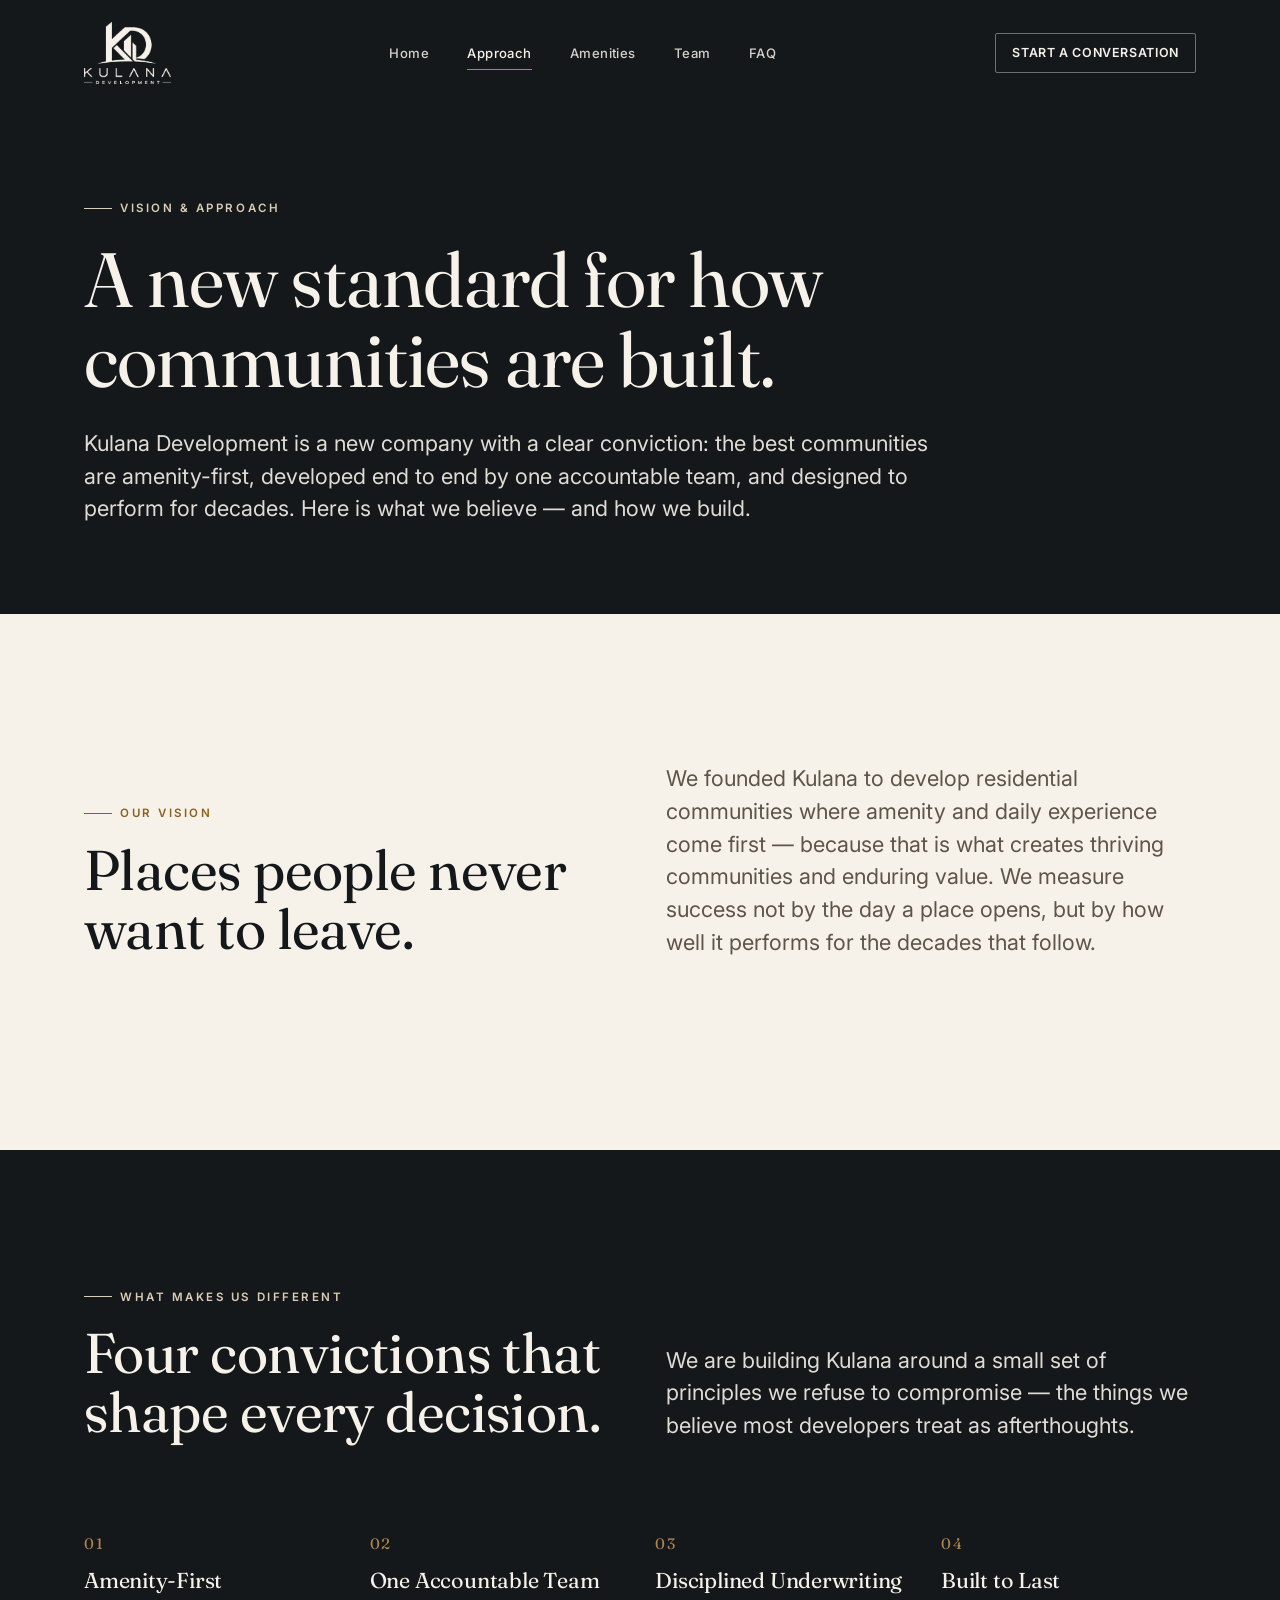
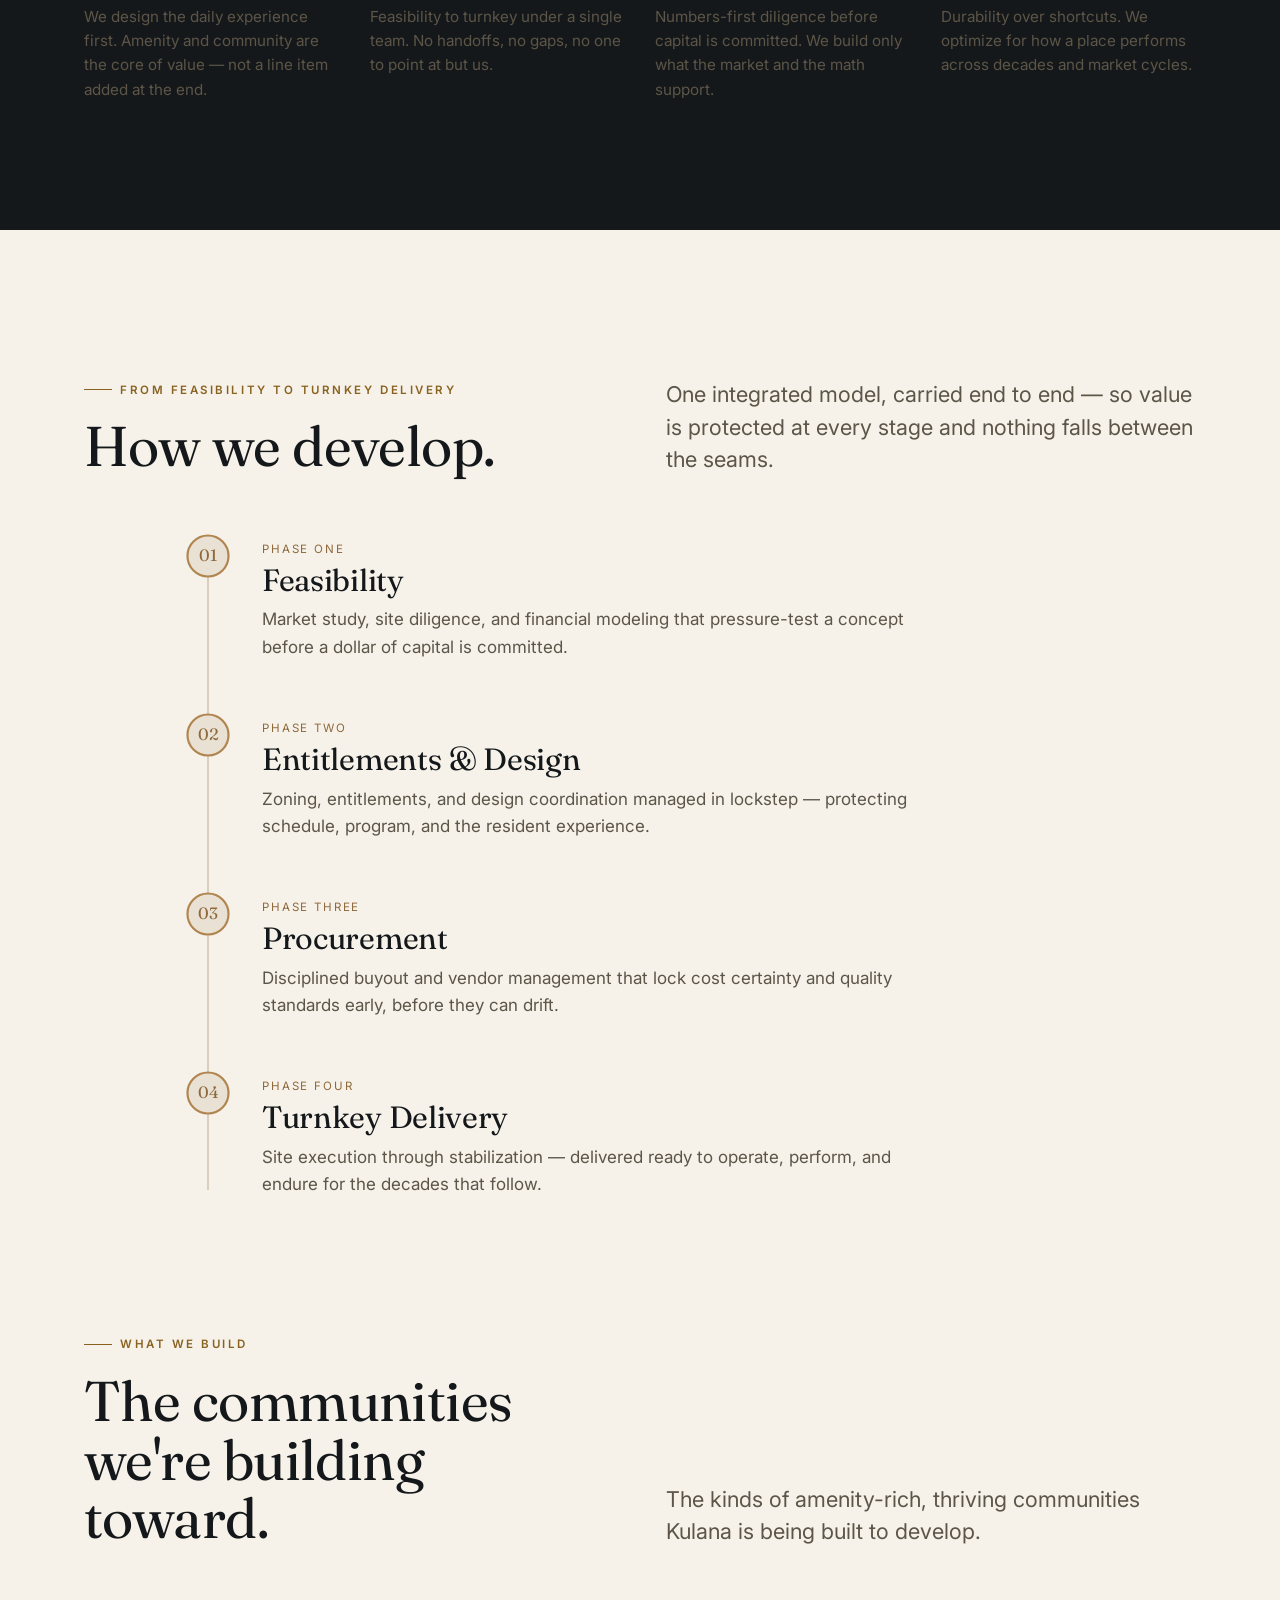
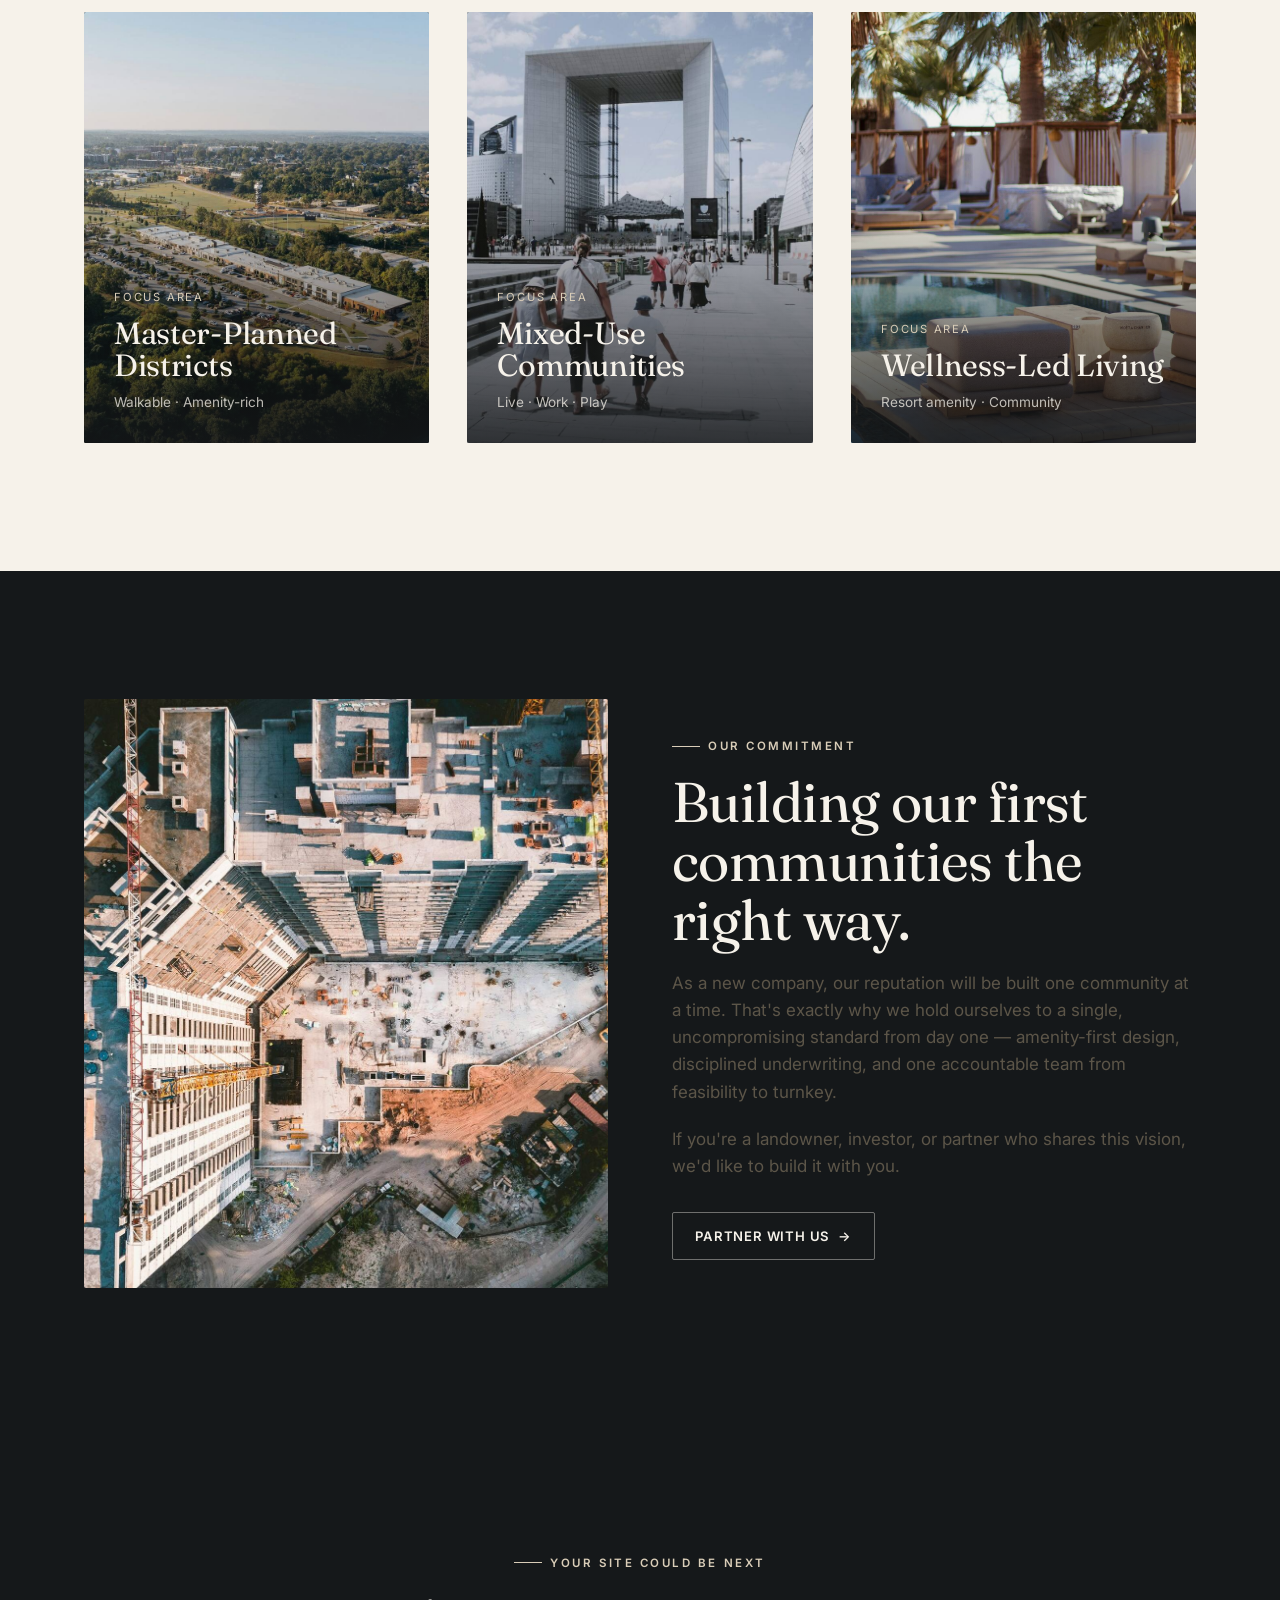
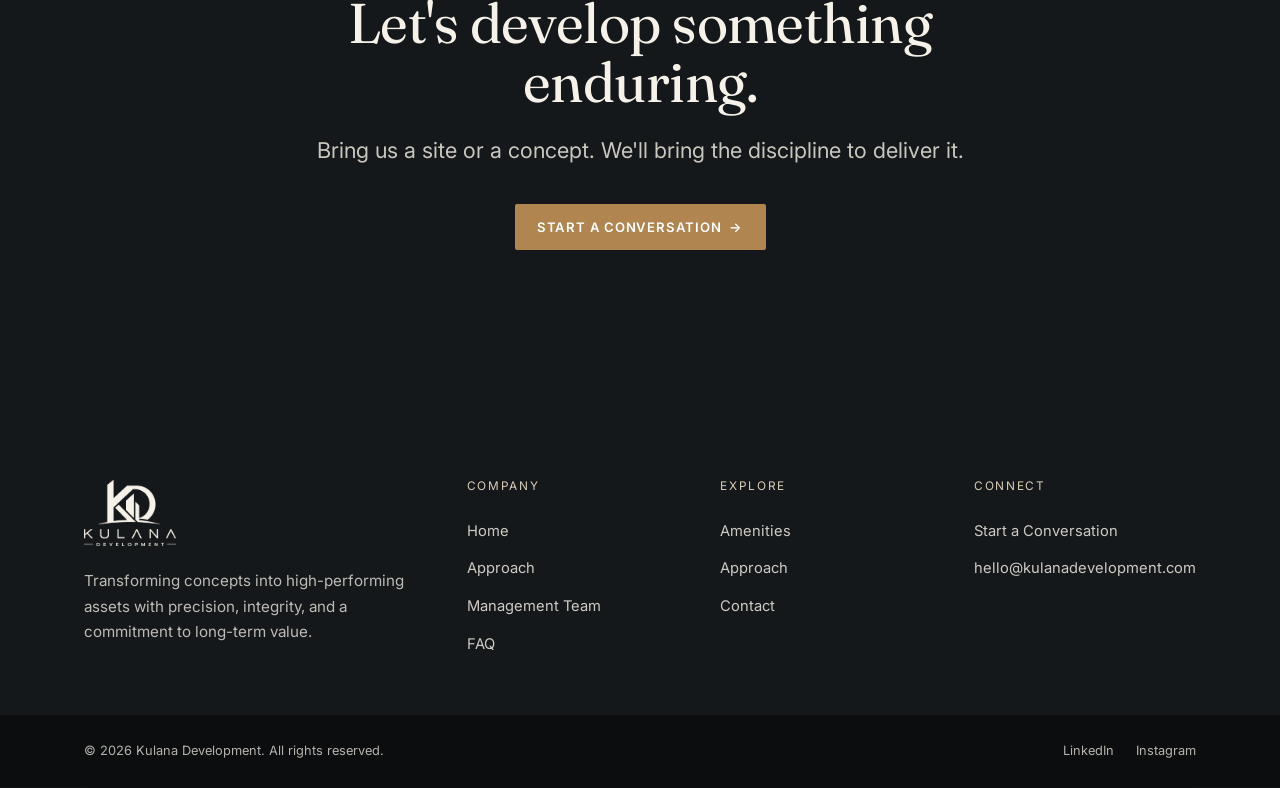
<file: approach.html>
<!DOCTYPE html>
<html lang="en">
<head>
<meta charset="UTF-8" />
<meta name="viewport" content="width=device-width, initial-scale=1.0" />
<title>Vision &amp; Approach — Kulana Development</title>
<meta name="description" content="Kulana Development's vision and approach: amenity-first, thriving communities developed end to end by one accountable team, from feasibility to turnkey delivery." />
<link rel="preconnect" href="https://fonts.googleapis.com" />
<link rel="preconnect" href="https://fonts.gstatic.com" crossorigin />
<link href="https://fonts.googleapis.com/css2?family=Fraunces:ital,opsz,wght@0,9..144,400;0,9..144,500;1,9..144,400&family=Inter:wght@400;500;600&display=swap" rel="stylesheet" />
<link rel="icon" type="image/png" href="favicon.png" />
<link rel="apple-touch-icon" href="apple-touch-icon.png" />
<meta property="og:image" content="https://kulanadevelopment.vercel.app/og-image.jpg" />
<meta property="og:image:width" content="1200" />
<meta property="og:image:height" content="630" />
<meta property="og:url" content="https://kulanadevelopment.vercel.app/" />
<meta name="twitter:card" content="summary_large_image" />
<meta name="twitter:image" content="https://kulanadevelopment.vercel.app/og-image.jpg" />
<link rel="stylesheet" href="styles.css" />
</head>
<body>

<header class="site-header">
  <div class="container bar">
    <a href="index.html" class="brand"><img src="logo.png" class="brand__logo logo-dark" alt="Kulana Development" /><img src="logo-light.png" class="brand__logo logo-light" alt="Kulana Development" /></a>
    <nav class="nav">
      <a href="index.html">Home</a>
      <a href="approach.html" class="active">Approach</a>
      <a href="amenities.html">Amenities</a>
      <a href="team.html">Team</a>
      <a href="faq.html">FAQ</a>
    </nav>
    <a href="contact.html" class="header-cta">Start a Conversation</a>
    <button class="burger" aria-label="Open menu"><span></span><span></span><span></span></button>
  </div>
</header>
<div class="mobile-menu">
  <a href="index.html">Home</a>
  <a href="approach.html">Approach</a>
  <a href="amenities.html">Amenities</a>
  <a href="team.html">Team</a>
  <a href="faq.html">FAQ</a>
  <a href="contact.html">Contact</a>
</div>

<!-- PAGE HERO -->
<section class="page-hero">
  <div class="container">
    <span class="eyebrow">Vision &amp; Approach</span>
    <h1>A new standard for how communities are built.</h1>
    <p class="lede">Kulana Development is a new company with a clear conviction: the best communities are amenity-first, developed end to end by one accountable team, and designed to perform for decades. Here is what we believe — and how we build.</p>
  </div>
</section>

<!-- VISION -->
<section class="section">
  <div class="container">
    <div class="sec-head">
      <div class="reveal">
        <span class="eyebrow">Our Vision</span>
        <h2>Places people never want to leave.</h2>
      </div>
      <div class="reveal" data-delay="1">
        <p class="lede">We founded Kulana to develop residential communities where amenity and daily experience come first — because that is what creates thriving communities and enduring value. We measure success not by the day a place opens, but by how well it performs for the decades that follow.</p>
      </div>
    </div>
  </div>
</section>

<!-- WHAT MAKES US DIFFERENT -->
<section class="section dark">
  <div class="container">
    <div class="sec-head">
      <div class="reveal">
        <span class="eyebrow">What Makes Us Different</span>
        <h2>Four convictions that shape every decision.</h2>
      </div>
      <div class="reveal" data-delay="1">
        <p class="lede">We are building Kulana around a small set of principles we refuse to compromise — the things we believe most developers treat as afterthoughts.</p>
      </div>
    </div>
    <div class="steps">
      <div class="step reveal"><div class="n">01</div><h3>Amenity-First</h3><p>We design the daily experience first. Amenity and community are the core of value — not a line item added at the end.</p></div>
      <div class="step reveal" data-delay="1"><div class="n">02</div><h3>One Accountable Team</h3><p>Feasibility to turnkey under a single team. No handoffs, no gaps, no one to point at but us.</p></div>
      <div class="step reveal" data-delay="2"><div class="n">03</div><h3>Disciplined Underwriting</h3><p>Numbers-first diligence before capital is committed. We build only what the market and the math support.</p></div>
      <div class="step reveal" data-delay="3"><div class="n">04</div><h3>Built to Last</h3><p>Durability over shortcuts. We optimize for how a place performs across decades and market cycles.</p></div>
    </div>
  </div>
</section>

<!-- THE MODEL -->
<section class="section">
  <div class="container">
    <div class="sec-head">
      <div class="reveal">
        <span class="eyebrow">From Feasibility to Turnkey Delivery</span>
        <h2>How we develop.</h2>
      </div>
      <div class="reveal" data-delay="1">
        <p class="lede">One integrated model, carried end to end — so value is protected at every stage and nothing falls between the seams.</p>
      </div>
    </div>
    <div class="timeline">
      <div class="timeline__track"></div>
      <div class="timeline__fill"></div>
      <div class="tl-item">
        <div class="tl-node">01</div>
        <div class="tl-tag">Phase One</div>
        <h3>Feasibility</h3>
        <p>Market study, site diligence, and financial modeling that pressure-test a concept before a dollar of capital is committed.</p>
      </div>
      <div class="tl-item">
        <div class="tl-node">02</div>
        <div class="tl-tag">Phase Two</div>
        <h3>Entitlements &amp; Design</h3>
        <p>Zoning, entitlements, and design coordination managed in lockstep — protecting schedule, program, and the resident experience.</p>
      </div>
      <div class="tl-item">
        <div class="tl-node">03</div>
        <div class="tl-tag">Phase Three</div>
        <h3>Procurement</h3>
        <p>Disciplined buyout and vendor management that lock cost certainty and quality standards early, before they can drift.</p>
      </div>
      <div class="tl-item">
        <div class="tl-node">04</div>
        <div class="tl-tag">Phase Four</div>
        <h3>Turnkey Delivery</h3>
        <p>Site execution through stabilization — delivered ready to operate, perform, and endure for the decades that follow.</p>
      </div>
    </div>
  </div>
</section>

<!-- WHAT WE BUILD -->
<section class="section" style="padding-top:0;">
  <div class="container">
    <div class="sec-head">
      <div class="reveal">
        <span class="eyebrow">What We Build</span>
        <h2>The communities we're building toward.</h2>
      </div>
      <div class="reveal" data-delay="1">
        <p class="lede">The kinds of amenity-rich, thriving communities Kulana is being built to develop.</p>
      </div>
    </div>
    <div class="card-grid">
      <div class="pcard reveal">
        <div class="pcard__img"><img src="masterplan-aerial.jpg" alt="Master-planned districts" /></div>
        <div class="pcard__body">
          <span class="pcard__tag">Focus Area</span>
          <h3>Master-Planned Districts</h3>
          <div class="pcard__meta"><span>Walkable · Amenity-rich</span></div>
        </div>
      </div>
      <div class="pcard reveal" data-delay="1">
        <div class="pcard__img"><img src="community-life.jpg" alt="Mixed-use communities" /></div>
        <div class="pcard__body">
          <span class="pcard__tag">Focus Area</span>
          <h3>Mixed-Use Communities</h3>
          <div class="pcard__meta"><span>Live · Work · Play</span></div>
        </div>
      </div>
      <div class="pcard reveal" data-delay="2">
        <div class="pcard__img"><img src="amenity-pool.jpg" alt="Wellness-led living" /></div>
        <div class="pcard__body">
          <span class="pcard__tag">Focus Area</span>
          <h3>Wellness-Led Living</h3>
          <div class="pcard__meta"><span>Resort amenity · Community</span></div>
        </div>
      </div>
    </div>
  </div>
</section>

<!-- COMMITMENT SPOTLIGHT -->
<section class="section dark" style="padding-top:0;">
  <div class="container" style="padding-top: var(--section);">
    <div class="split">
      <div class="split__media reveal">
        <img src="construction-site.jpg" alt="A development under construction" />
      </div>
      <div class="split__body reveal" data-delay="1">
        <span class="eyebrow">Our Commitment</span>
        <h2>Building our first communities the right way.</h2>
        <p>As a new company, our reputation will be built one community at a time. That's exactly why we hold ourselves to a single, uncompromising standard from day one — amenity-first design, disciplined underwriting, and one accountable team from feasibility to turnkey.</p>
        <p>If you're a landowner, investor, or partner who shares this vision, we'd like to build it with you.</p>
        <div class="actions"><a href="contact.html" class="btn btn--light">Partner With Us <span class="arw">→</span></a></div>
      </div>
    </div>
  </div>
</section>

<!-- CTA -->
<section class="section cta">
  <div class="container reveal">
    <span class="eyebrow" style="justify-content:center;">Your Site Could Be Next</span>
    <h2 style="margin-top:22px;">Let's develop something enduring.</h2>
    <p class="lede">Bring us a site or a concept. We'll bring the discipline to deliver it.</p>
    <div class="actions"><a href="contact.html" class="btn btn--clay">Start a Conversation <span class="arw">→</span></a></div>
  </div>
</section>

<footer class="site-footer">
  <div class="container">
    <div class="footer-top">
      <div class="footer-brand">
        <img src="logo-light.png" class="footer-logo" alt="Kulana Development" />
        <p>Transforming concepts into high-performing assets with precision, integrity, and a commitment to long-term value.</p>
      </div>
      <div class="footer-col"><h4>Company</h4>
        <a href="index.html">Home</a><a href="approach.html">Approach</a><a href="team.html">Management Team</a><a href="faq.html">FAQ</a>
      </div>
      <div class="footer-col"><h4>Explore</h4>
        <a href="amenities.html">Amenities</a><a href="approach.html">Approach</a><a href="contact.html">Contact</a>
      </div>
      <div class="footer-col"><h4>Connect</h4>
        <a href="contact.html">Start a Conversation</a><a href="mailto:hello@kulanadevelopment.com">hello@kulanadevelopment.com</a>
      </div>
    </div>
    <div class="footer-bottom">
      <span>© <span data-year>2026</span> Kulana Development. All rights reserved.</span>
      <div class="socials"><a href="#">LinkedIn</a><a href="#">Instagram</a></div>
    </div>
  </div>
</footer>

<script src="main.js"></script>
</body>
</html>
</file>
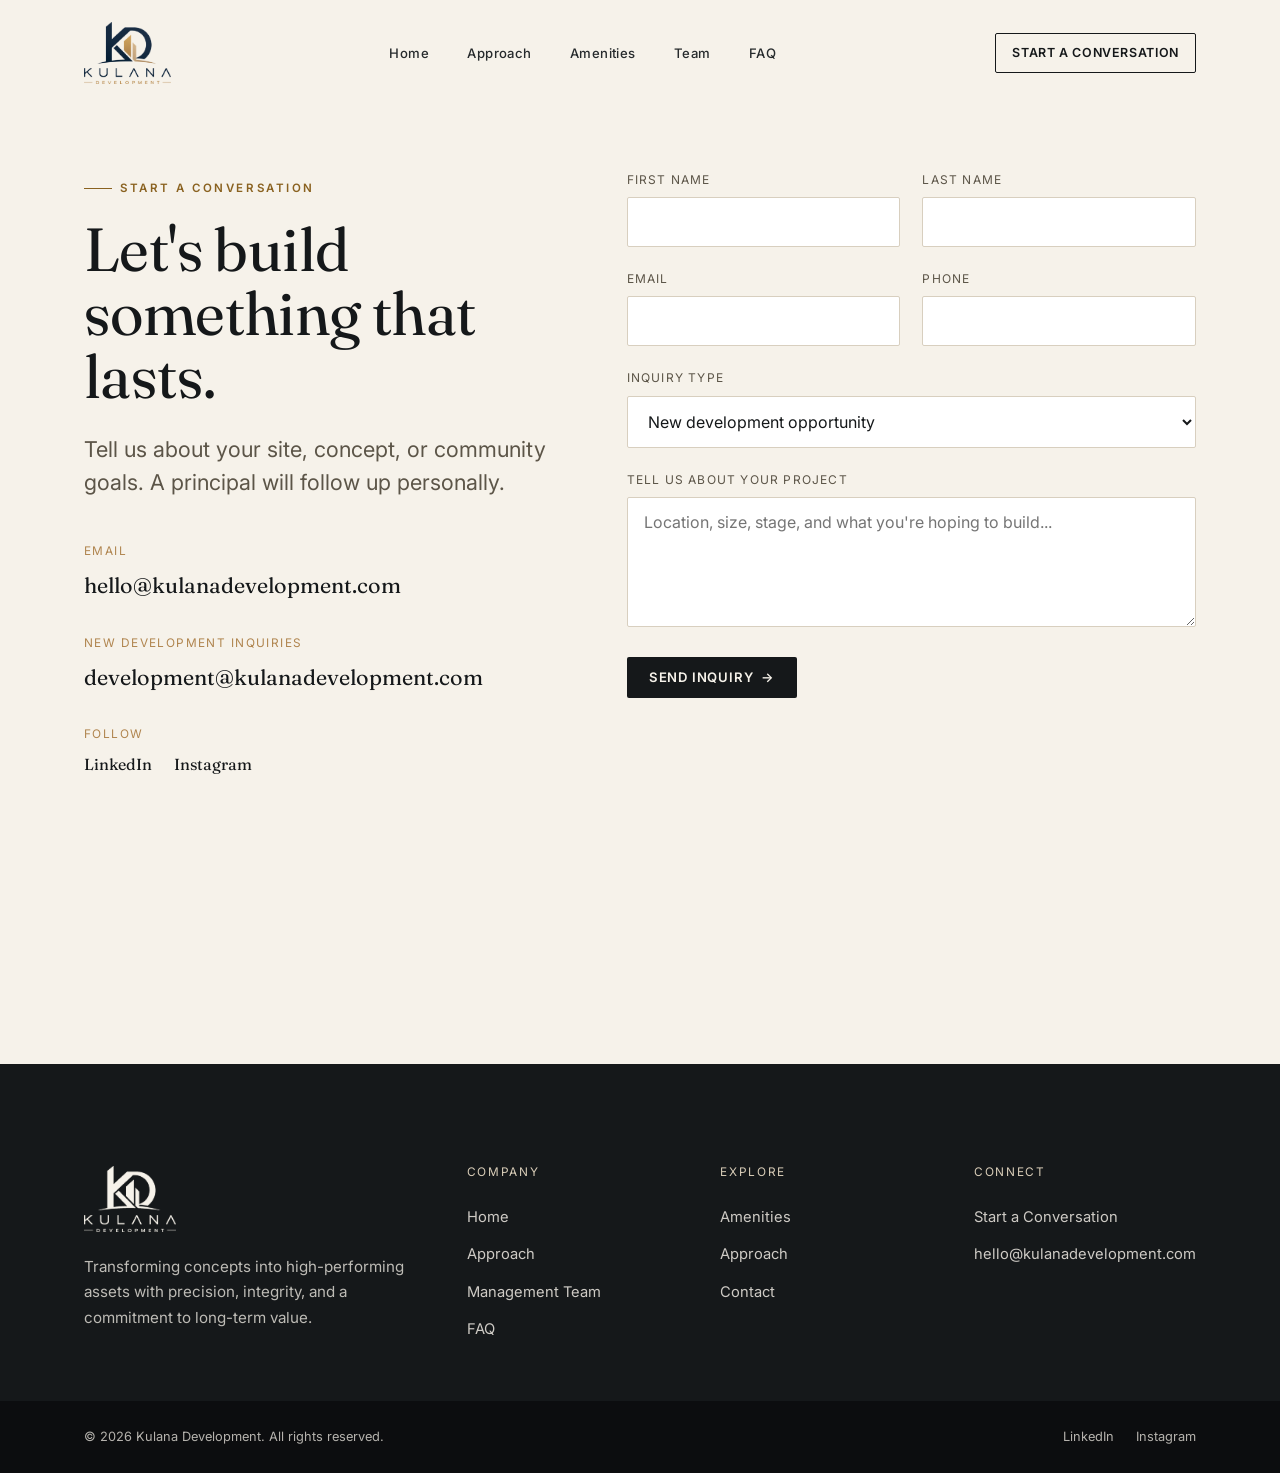
<file: contact.html>
<!DOCTYPE html>
<html lang="en">
<head>
<meta charset="UTF-8" />
<meta name="viewport" content="width=device-width, initial-scale=1.0" />
<title>Contact — Kulana Development</title>
<meta name="description" content="Start a conversation with Kulana Development about your site, concept, or community." />
<link rel="preconnect" href="https://fonts.googleapis.com" />
<link rel="preconnect" href="https://fonts.gstatic.com" crossorigin />
<link href="https://fonts.googleapis.com/css2?family=Fraunces:ital,opsz,wght@0,9..144,400;0,9..144,500;1,9..144,400&family=Inter:wght@400;500;600&display=swap" rel="stylesheet" />
<link rel="icon" type="image/png" href="favicon.png" />
<link rel="apple-touch-icon" href="apple-touch-icon.png" />
<meta property="og:image" content="https://kulanadevelopment.vercel.app/og-image.jpg" />
<meta property="og:image:width" content="1200" />
<meta property="og:image:height" content="630" />
<meta property="og:url" content="https://kulanadevelopment.vercel.app/" />
<meta name="twitter:card" content="summary_large_image" />
<meta name="twitter:image" content="https://kulanadevelopment.vercel.app/og-image.jpg" />
<link rel="stylesheet" href="styles.css" />
<style>
  .form-note { display:none; margin-top:18px; padding:16px 18px; background: var(--stone); border-radius: var(--radius); color: var(--ink); font-size:0.95rem; }
</style>
</head>
<body>

<header class="site-header on-light">
  <div class="container bar">
    <a href="index.html" class="brand"><img src="logo.png" class="brand__logo logo-dark" alt="Kulana Development" /><img src="logo-light.png" class="brand__logo logo-light" alt="Kulana Development" /></a>
    <nav class="nav">
      <a href="index.html">Home</a>
      <a href="approach.html">Approach</a>
      <a href="amenities.html">Amenities</a>
      <a href="team.html">Team</a>
      <a href="faq.html">FAQ</a>
    </nav>
    <a href="contact.html" class="header-cta">Start a Conversation</a>
    <button class="burger" aria-label="Open menu"><span></span><span></span><span></span></button>
  </div>
</header>
<div class="mobile-menu">
  <a href="index.html">Home</a>
  <a href="approach.html">Approach</a>
  <a href="amenities.html">Amenities</a>
  <a href="team.html">Team</a>
  <a href="faq.html">FAQ</a>
  <a href="contact.html">Contact</a>
</div>

<section class="section" style="padding-top: 170px;">
  <div class="container">
    <div class="contact-grid">

      <div class="reveal">
        <span class="eyebrow">Start a Conversation</span>
        <h1 style="font-size:clamp(2.4rem,5vw,3.8rem); margin-top:20px;">Let's build something that lasts.</h1>
        <p class="lede" style="margin-top:24px;">Tell us about your site, concept, or community goals. A principal will follow up personally.</p>

        <div style="margin-top:44px;">
          <div class="contact-detail">
            <div class="k">Email</div>
            <div class="v"><a href="mailto:hello@kulanadevelopment.com">hello@kulanadevelopment.com</a></div>
          </div>
          <div class="contact-detail">
            <div class="k">New Development Inquiries</div>
            <div class="v"><a href="mailto:development@kulanadevelopment.com">development@kulanadevelopment.com</a></div>
          </div>
          <div class="contact-detail">
            <div class="k">Follow</div>
            <div class="v" style="font-size:1rem; display:flex; gap:22px;"><a href="#">LinkedIn</a><a href="#">Instagram</a></div>
          </div>
        </div>
      </div>

      <div class="reveal" data-delay="1">
        <form id="inquiry-form" novalidate>
          <div class="grid" style="grid-template-columns:1fr 1fr; gap:0 22px;">
            <div class="field"><label for="fn">First Name</label><input id="fn" name="firstName" type="text" required /></div>
            <div class="field"><label for="ln">Last Name</label><input id="ln" name="lastName" type="text" required /></div>
          </div>
          <div class="grid" style="grid-template-columns:1fr 1fr; gap:0 22px;">
            <div class="field"><label for="em">Email</label><input id="em" name="email" type="email" required /></div>
            <div class="field"><label for="ph">Phone</label><input id="ph" name="phone" type="tel" /></div>
          </div>
          <div class="field">
            <label for="ty">Inquiry Type</label>
            <select id="ty" name="type">
              <option>New development opportunity</option>
              <option>Land / site for review</option>
              <option>Capital / investment partnership</option>
              <option>General inquiry</option>
            </select>
          </div>
          <div class="field"><label for="ms">Tell us about your project</label><textarea id="ms" name="message" placeholder="Location, size, stage, and what you're hoping to build..."></textarea></div>
          <button type="submit" class="btn btn--solid" style="width:auto;">Send Inquiry <span class="arw">→</span></button>
          <p class="form-note"></p>
        </form>
      </div>

    </div>
  </div>
</section>

<footer class="site-footer" style="margin-top: var(--section);">
  <div class="container">
    <div class="footer-top">
      <div class="footer-brand">
        <img src="logo-light.png" class="footer-logo" alt="Kulana Development" />
        <p>Transforming concepts into high-performing assets with precision, integrity, and a commitment to long-term value.</p>
      </div>
      <div class="footer-col"><h4>Company</h4>
        <a href="index.html">Home</a><a href="approach.html">Approach</a><a href="team.html">Management Team</a><a href="faq.html">FAQ</a>
      </div>
      <div class="footer-col"><h4>Explore</h4>
        <a href="amenities.html">Amenities</a><a href="approach.html">Approach</a><a href="contact.html">Contact</a>
      </div>
      <div class="footer-col"><h4>Connect</h4>
        <a href="contact.html">Start a Conversation</a><a href="mailto:hello@kulanadevelopment.com">hello@kulanadevelopment.com</a>
      </div>
    </div>
    <div class="footer-bottom">
      <span>© <span data-year>2026</span> Kulana Development. All rights reserved.</span>
      <div class="socials"><a href="#">LinkedIn</a><a href="#">Instagram</a></div>
    </div>
  </div>
</footer>

<script src="main.js"></script>
</body>
</html>
</file>
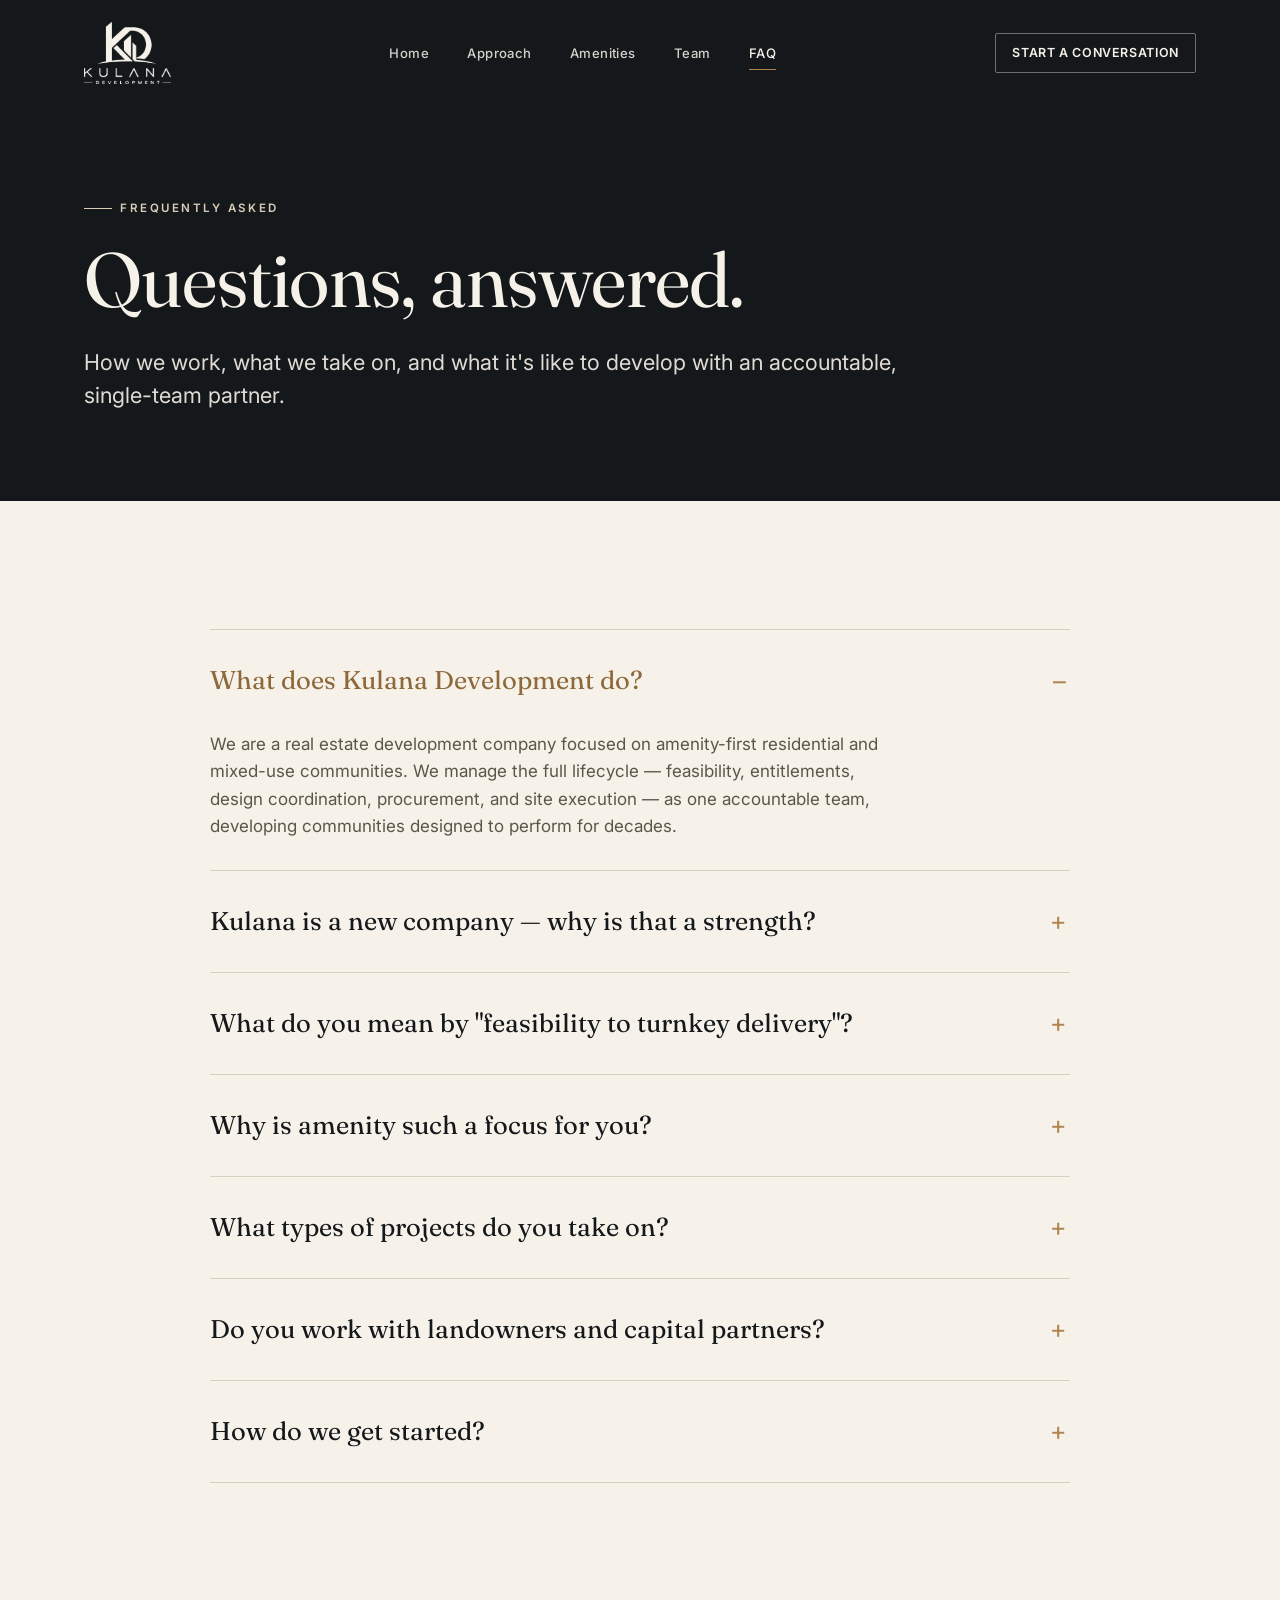
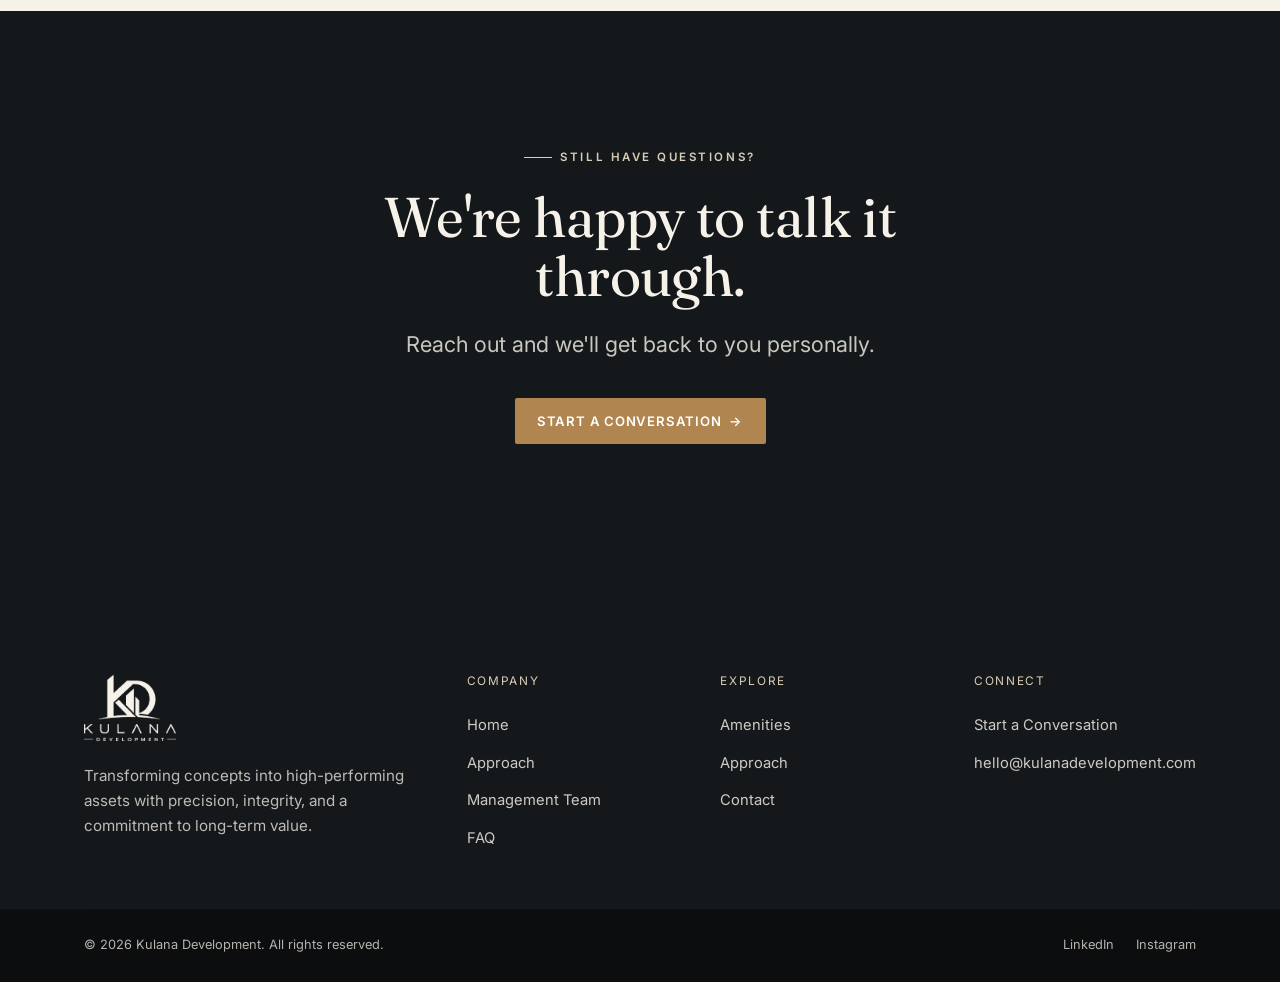
<file: faq.html>
<!DOCTYPE html>
<html lang="en">
<head>
<meta charset="UTF-8" />
<meta name="viewport" content="width=device-width, initial-scale=1.0" />
<title>FAQ — Kulana Development</title>
<meta name="description" content="Answers to common questions about how Kulana Development works — from feasibility through turnkey delivery." />
<link rel="preconnect" href="https://fonts.googleapis.com" />
<link rel="preconnect" href="https://fonts.gstatic.com" crossorigin />
<link href="https://fonts.googleapis.com/css2?family=Fraunces:ital,opsz,wght@0,9..144,400;0,9..144,500;1,9..144,400&family=Inter:wght@400;500;600&display=swap" rel="stylesheet" />
<link rel="icon" type="image/png" href="favicon.png" />
<link rel="apple-touch-icon" href="apple-touch-icon.png" />
<meta property="og:image" content="https://kulanadevelopment.vercel.app/og-image.jpg" />
<meta property="og:image:width" content="1200" />
<meta property="og:image:height" content="630" />
<meta property="og:url" content="https://kulanadevelopment.vercel.app/" />
<meta name="twitter:card" content="summary_large_image" />
<meta name="twitter:image" content="https://kulanadevelopment.vercel.app/og-image.jpg" />
<link rel="stylesheet" href="styles.css" />
<style>
  .faq-list { max-width: 860px; margin-inline: auto; }
  .faq-item { border-top: 1px solid var(--line); }
  .faq-item:last-child { border-bottom: 1px solid var(--line); }
  .faq-item summary {
    list-style: none; cursor: pointer; padding: 30px 48px 30px 0; position: relative;
    font-family: var(--display); font-size: clamp(1.2rem, 2vw, 1.6rem); color: var(--ink);
    display: flex; align-items: center;
  }
  .faq-item summary::-webkit-details-marker { display: none; }
  .faq-item summary::after {
    content: "+"; position: absolute; right: 4px; top: 50%; transform: translateY(-50%);
    font-family: var(--sans); font-weight: 400; font-size: 1.6rem; color: var(--clay); transition: transform 0.4s var(--ease);
  }
  .faq-item[open] summary::after { content: "–"; }
  .faq-item .ans { padding: 0 48px 30px 0; color: var(--muted); max-width: 68ch; }
  .faq-item[open] summary { color: var(--clay-dk); }
</style>
</head>
<body>

<header class="site-header">
  <div class="container bar">
    <a href="index.html" class="brand"><img src="logo.png" class="brand__logo logo-dark" alt="Kulana Development" /><img src="logo-light.png" class="brand__logo logo-light" alt="Kulana Development" /></a>
    <nav class="nav">
      <a href="index.html">Home</a>
      <a href="approach.html">Approach</a>
      <a href="amenities.html">Amenities</a>
      <a href="team.html">Team</a>
      <a href="faq.html" class="active">FAQ</a>
    </nav>
    <a href="contact.html" class="header-cta">Start a Conversation</a>
    <button class="burger" aria-label="Open menu"><span></span><span></span><span></span></button>
  </div>
</header>
<div class="mobile-menu">
  <a href="index.html">Home</a>
  <a href="approach.html">Approach</a>
  <a href="amenities.html">Amenities</a>
  <a href="team.html">Team</a>
  <a href="faq.html">FAQ</a>
  <a href="contact.html">Contact</a>
</div>

<section class="page-hero">
  <div class="container">
    <span class="eyebrow">Frequently Asked</span>
    <h1>Questions, answered.</h1>
    <p class="lede">How we work, what we take on, and what it's like to develop with an accountable, single-team partner.</p>
  </div>
</section>

<section class="section">
  <div class="container">
    <div class="faq-list reveal">

      <details class="faq-item" open>
        <summary>What does Kulana Development do?</summary>
        <div class="ans">We are a real estate development company focused on amenity-first residential and mixed-use communities. We manage the full lifecycle — feasibility, entitlements, design coordination, procurement, and site execution — as one accountable team, developing communities designed to perform for decades.</div>
      </details>

      <details class="faq-item">
        <summary>Kulana is a new company — why is that a strength?</summary>
        <div class="ans">Yes, Kulana is a new development company, and we see that as an advantage. We're building from a clean sheet around a clear conviction — amenity-first design, disciplined underwriting, and one accountable team — without legacy habits or compromises. Our principals bring the experience; the company brings a modern standard for how thriving communities should be developed.</div>
      </details>

      <details class="faq-item">
        <summary>What do you mean by "feasibility to turnkey delivery"?</summary>
        <div class="ans">It means we own the outcome end to end. Rather than handing a project between disconnected consultants and contractors, a single team carries it from the first market study through construction and stabilization — so value is protected at every stage and nothing falls between the seams.</div>
      </details>

      <details class="faq-item">
        <summary>Why is amenity such a focus for you?</summary>
        <div class="ans">Amenity is the strongest lever in residential development. It accelerates lease-up, supports premium rents, deepens resident retention, and defines a community's reputation. We treat amenity and programming as core infrastructure — the experience of living somewhere is what makes it last.</div>
      </details>

      <details class="faq-item">
        <summary>What types of projects do you take on?</summary>
        <div class="ans">Primarily residential and mixed-use communities — from boutique infill to master-planned districts. We're most valuable where design, amenity, and disciplined execution matter to long-term performance. If you have a site or a concept, we're glad to evaluate its feasibility.</div>
      </details>

      <details class="faq-item">
        <summary>Do you work with landowners and capital partners?</summary>
        <div class="ans">Yes. We partner with landowners, investors, and institutions across a range of structures. Our role is to bring development discipline and a single point of accountability to the venture, aligning capital, design, and construction from day one.</div>
      </details>

      <details class="faq-item">
        <summary>How do we get started?</summary>
        <div class="ans">Start a conversation. Tell us about your site, concept, or goals and we'll follow up to discuss fit and next steps — typically beginning with a feasibility review before any capital is committed.</div>
      </details>

    </div>
  </div>
</section>

<section class="section cta">
  <div class="container reveal">
    <span class="eyebrow" style="justify-content:center;">Still Have Questions?</span>
    <h2 style="margin-top:22px;">We're happy to talk it through.</h2>
    <p class="lede">Reach out and we'll get back to you personally.</p>
    <div class="actions"><a href="contact.html" class="btn btn--clay">Start a Conversation <span class="arw">→</span></a></div>
  </div>
</section>

<footer class="site-footer">
  <div class="container">
    <div class="footer-top">
      <div class="footer-brand">
        <img src="logo-light.png" class="footer-logo" alt="Kulana Development" />
        <p>Transforming concepts into high-performing assets with precision, integrity, and a commitment to long-term value.</p>
      </div>
      <div class="footer-col"><h4>Company</h4>
        <a href="index.html">Home</a><a href="approach.html">Approach</a><a href="team.html">Management Team</a><a href="faq.html">FAQ</a>
      </div>
      <div class="footer-col"><h4>Explore</h4>
        <a href="amenities.html">Amenities</a><a href="approach.html">Approach</a><a href="contact.html">Contact</a>
      </div>
      <div class="footer-col"><h4>Connect</h4>
        <a href="contact.html">Start a Conversation</a><a href="mailto:hello@kulanadevelopment.com">hello@kulanadevelopment.com</a>
      </div>
    </div>
    <div class="footer-bottom">
      <span>© <span data-year>2026</span> Kulana Development. All rights reserved.</span>
      <div class="socials"><a href="#">LinkedIn</a><a href="#">Instagram</a></div>
    </div>
  </div>
</footer>

<script src="main.js"></script>
</body>
</html>
</file>
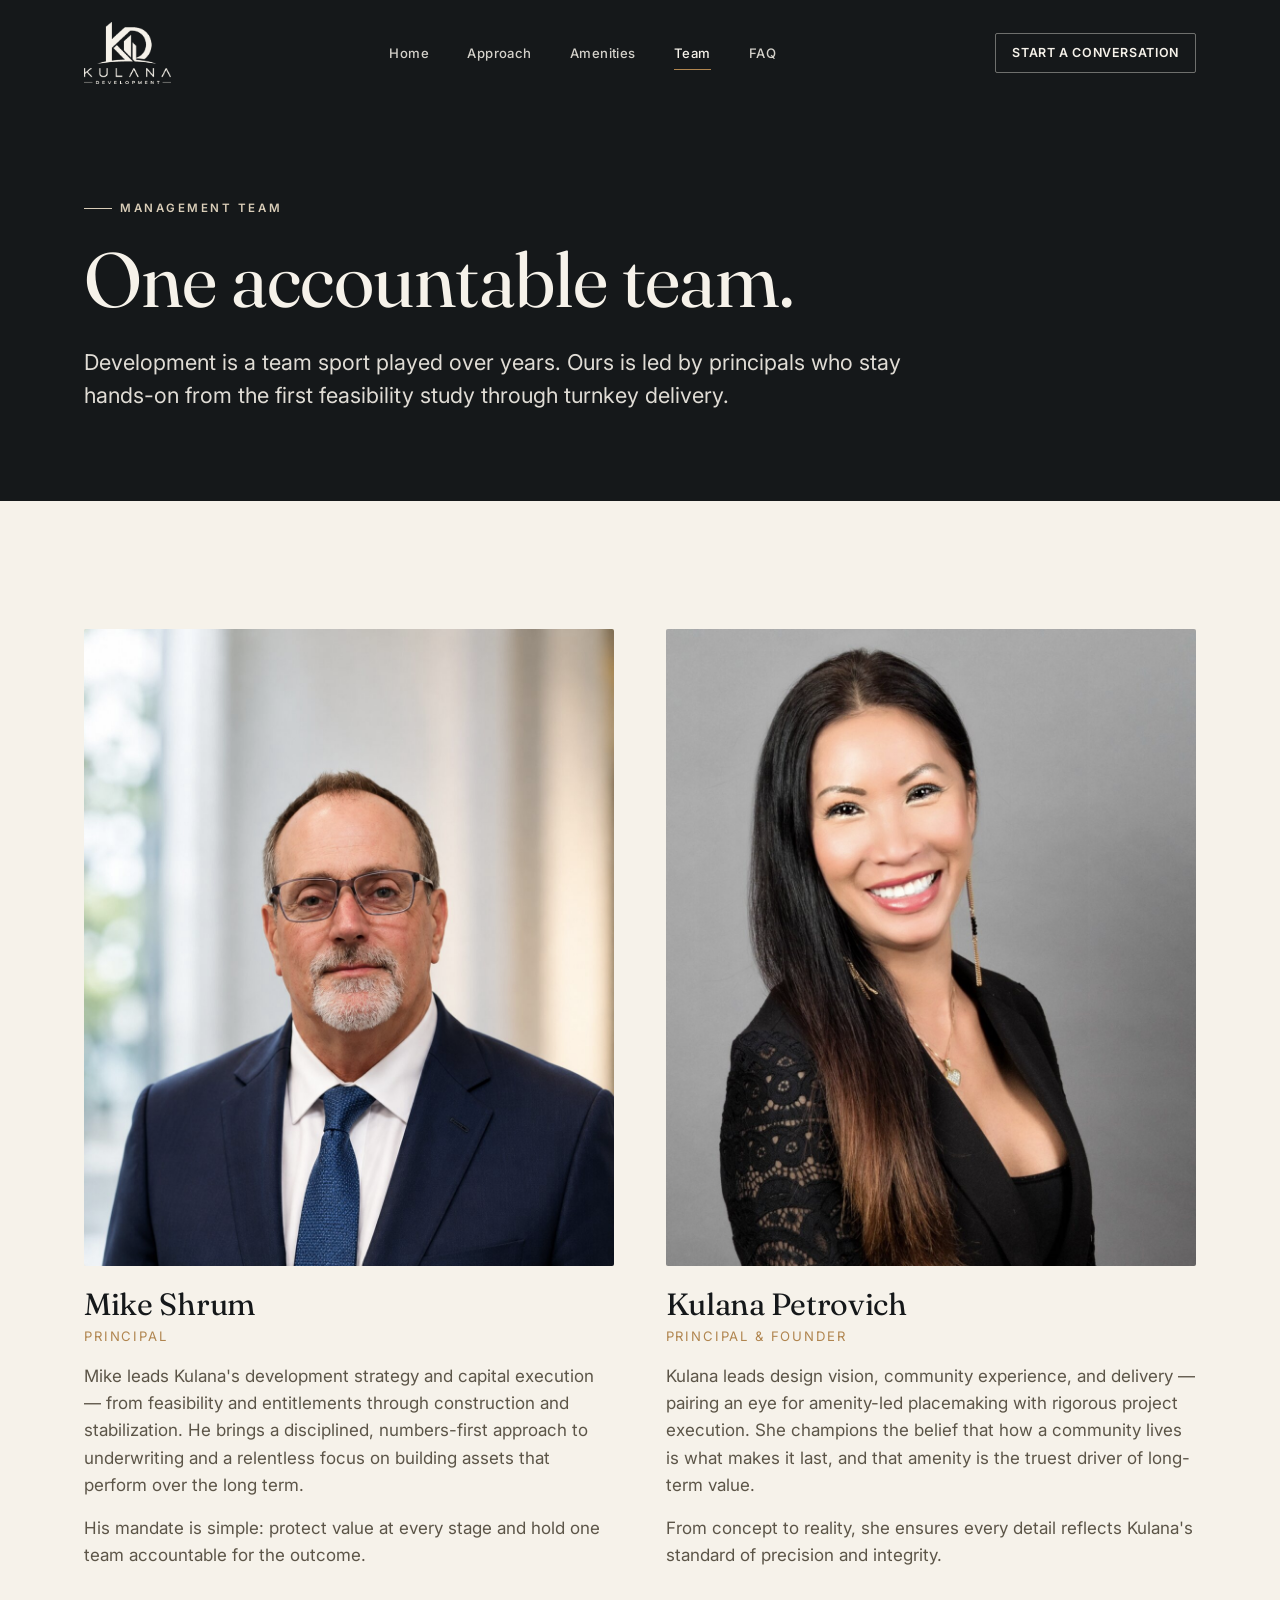
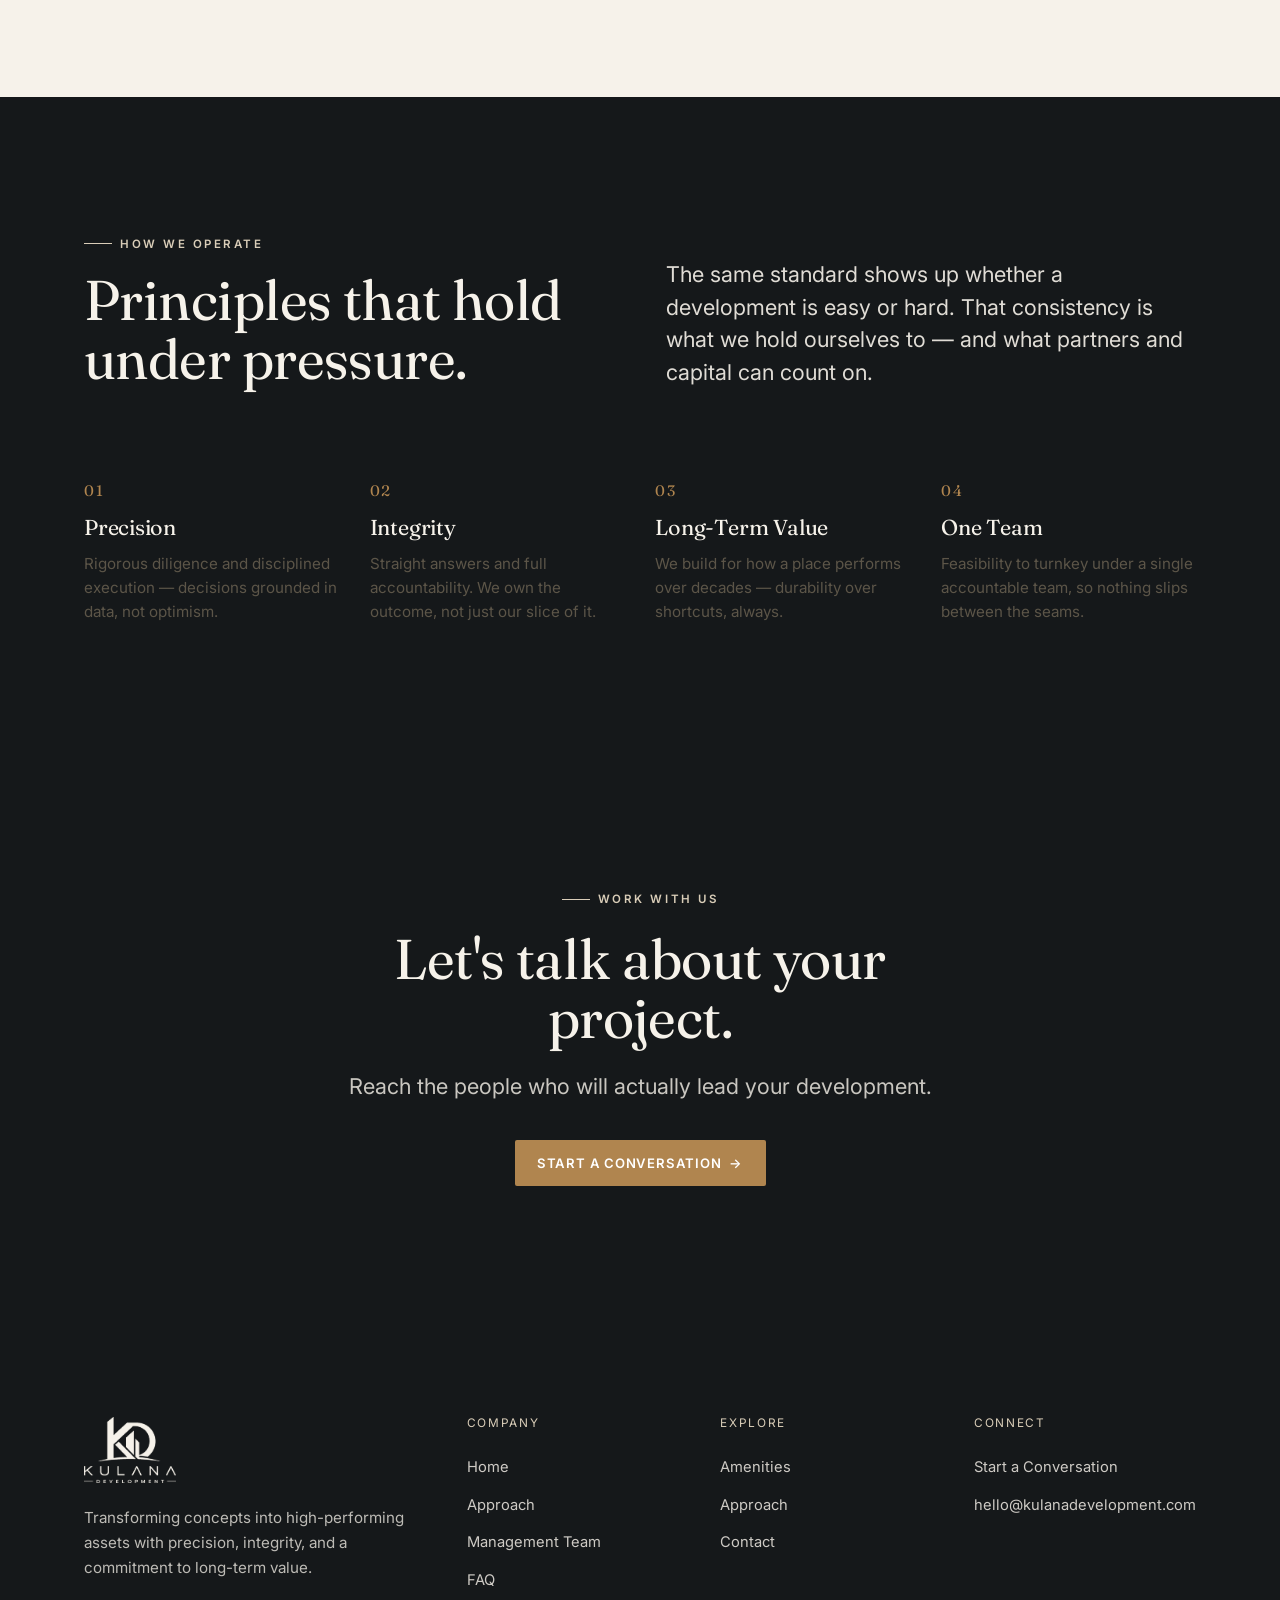
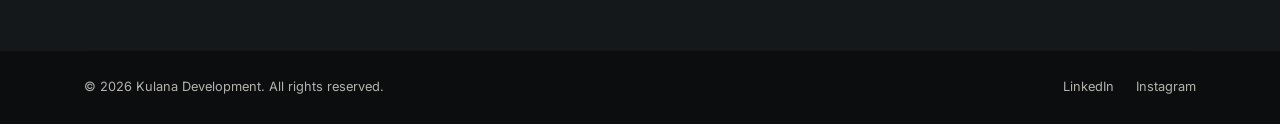
<file: team.html>
<!DOCTYPE html>
<html lang="en">
<head>
<meta charset="UTF-8" />
<meta name="viewport" content="width=device-width, initial-scale=1.0" />
<title>Management Team — Kulana Development</title>
<meta name="description" content="Meet the Kulana Development management team — one accountable team leading projects from feasibility to turnkey delivery." />
<link rel="preconnect" href="https://fonts.googleapis.com" />
<link rel="preconnect" href="https://fonts.gstatic.com" crossorigin />
<link href="https://fonts.googleapis.com/css2?family=Fraunces:ital,opsz,wght@0,9..144,400;0,9..144,500;1,9..144,400&family=Inter:wght@400;500;600&display=swap" rel="stylesheet" />
<link rel="icon" type="image/png" href="favicon.png" />
<link rel="apple-touch-icon" href="apple-touch-icon.png" />
<meta property="og:image" content="https://kulanadevelopment.vercel.app/og-image.jpg" />
<meta property="og:image:width" content="1200" />
<meta property="og:image:height" content="630" />
<meta property="og:url" content="https://kulanadevelopment.vercel.app/" />
<meta name="twitter:card" content="summary_large_image" />
<meta name="twitter:image" content="https://kulanadevelopment.vercel.app/og-image.jpg" />
<link rel="stylesheet" href="styles.css" />
</head>
<body>

<header class="site-header">
  <div class="container bar">
    <a href="index.html" class="brand"><img src="logo.png" class="brand__logo logo-dark" alt="Kulana Development" /><img src="logo-light.png" class="brand__logo logo-light" alt="Kulana Development" /></a>
    <nav class="nav">
      <a href="index.html">Home</a>
      <a href="approach.html">Approach</a>
      <a href="amenities.html">Amenities</a>
      <a href="team.html" class="active">Team</a>
      <a href="faq.html">FAQ</a>
    </nav>
    <a href="contact.html" class="header-cta">Start a Conversation</a>
    <button class="burger" aria-label="Open menu"><span></span><span></span><span></span></button>
  </div>
</header>
<div class="mobile-menu">
  <a href="index.html">Home</a>
  <a href="approach.html">Approach</a>
  <a href="amenities.html">Amenities</a>
  <a href="team.html">Team</a>
  <a href="faq.html">FAQ</a>
  <a href="contact.html">Contact</a>
</div>

<!-- PAGE HERO -->
<section class="page-hero">
  <div class="container">
    <span class="eyebrow">Management Team</span>
    <h1>One accountable team.</h1>
    <p class="lede">Development is a team sport played over years. Ours is led by principals who stay hands-on from the first feasibility study through turnkey delivery.</p>
  </div>
</section>

<!-- TEAM -->
<section class="section">
  <div class="container">
    <div class="team-grid">

      <article class="tcard reveal">
        <div class="tcard__img">
          <img src="team-mike.jpg" alt="Mike Shrum" />
        </div>
        <h3>Mike Shrum</h3>
        <div class="role">Principal</div>
        <p>Mike leads Kulana's development strategy and capital execution — from feasibility and entitlements through construction and stabilization. He brings a disciplined, numbers-first approach to underwriting and a relentless focus on building assets that perform over the long term.</p>
        <p>His mandate is simple: protect value at every stage and hold one team accountable for the outcome.</p>
      </article>

      <article class="tcard reveal" data-delay="1">
        <div class="tcard__img">
          <img src="team-lana.jpg" alt="Kulana Petrovich" />
        </div>
        <h3>Kulana Petrovich</h3>
        <div class="role">Principal &amp; Founder</div>
        <p>Kulana leads design vision, community experience, and delivery — pairing an eye for amenity-led placemaking with rigorous project execution. She champions the belief that how a community lives is what makes it last, and that amenity is the truest driver of long-term value.</p>
        <p>From concept to reality, she ensures every detail reflects Kulana's standard of precision and integrity.</p>
      </article>

    </div>
  </div>
</section>

<!-- VALUES -->
<section class="section dark">
  <div class="container">
    <div class="sec-head">
      <div class="reveal"><span class="eyebrow">How We Operate</span><h2>Principles that hold under pressure.</h2></div>
      <div class="reveal" data-delay="1"><p class="lede">The same standard shows up whether a development is easy or hard. That consistency is what we hold ourselves to — and what partners and capital can count on.</p></div>
    </div>
    <div class="steps">
      <div class="step reveal"><div class="n">01</div><h3>Precision</h3><p>Rigorous diligence and disciplined execution — decisions grounded in data, not optimism.</p></div>
      <div class="step reveal" data-delay="1"><div class="n">02</div><h3>Integrity</h3><p>Straight answers and full accountability. We own the outcome, not just our slice of it.</p></div>
      <div class="step reveal" data-delay="2"><div class="n">03</div><h3>Long-Term Value</h3><p>We build for how a place performs over decades — durability over shortcuts, always.</p></div>
      <div class="step reveal" data-delay="3"><div class="n">04</div><h3>One Team</h3><p>Feasibility to turnkey under a single accountable team, so nothing slips between the seams.</p></div>
    </div>
  </div>
</section>

<!-- CTA -->
<section class="section cta">
  <div class="container reveal">
    <span class="eyebrow" style="justify-content:center;">Work With Us</span>
    <h2 style="margin-top:22px;">Let's talk about your project.</h2>
    <p class="lede">Reach the people who will actually lead your development.</p>
    <div class="actions"><a href="contact.html" class="btn btn--clay">Start a Conversation <span class="arw">→</span></a></div>
  </div>
</section>

<footer class="site-footer">
  <div class="container">
    <div class="footer-top">
      <div class="footer-brand">
        <img src="logo-light.png" class="footer-logo" alt="Kulana Development" />
        <p>Transforming concepts into high-performing assets with precision, integrity, and a commitment to long-term value.</p>
      </div>
      <div class="footer-col"><h4>Company</h4>
        <a href="index.html">Home</a><a href="approach.html">Approach</a><a href="team.html">Management Team</a><a href="faq.html">FAQ</a>
      </div>
      <div class="footer-col"><h4>Explore</h4>
        <a href="amenities.html">Amenities</a><a href="approach.html">Approach</a><a href="contact.html">Contact</a>
      </div>
      <div class="footer-col"><h4>Connect</h4>
        <a href="contact.html">Start a Conversation</a><a href="mailto:hello@kulanadevelopment.com">hello@kulanadevelopment.com</a>
      </div>
    </div>
    <div class="footer-bottom">
      <span>© <span data-year>2026</span> Kulana Development. All rights reserved.</span>
      <div class="socials"><a href="#">LinkedIn</a><a href="#">Instagram</a></div>
    </div>
  </div>
</footer>

<script src="main.js"></script>
</body>
</html>
</file>
<file: styles.css>
/* =====================================================================
   KULANA DEVELOPMENT — Design System
   Trusted Development, Built to Last.
   ===================================================================== */

:root {
  /* Palette */
  --ink:      #15181A;   /* near-black text / dark sections */
  --ink-soft: #262A2C;
  --paper:    #F6F2EA;   /* warm off-white base */
  --stone:    #E9E1D3;   /* light stone panels */
  --sand:     #D9CDB8;   /* warm accent panel */
  --clay:     #B0854F;   /* brass / gold accent */
  --clay-dk:  #8E693B;
  --forest:   #2C3A31;   /* deep green secondary */
  --muted:    #6E675C;   /* muted body text */
  --line:     #D8CFBF;   /* hairline borders */
  --white:    #FFFFFF;

  /* Vibrant secondary accents (tropical, drawn from communities) */
  --teal:     #128C8C;   /* pool / water */
  --teal-dk:  #0E6E6E;
  --coral:    #E2683C;   /* sunset / energy */
  --sky:      #2C7BB0;   /* court blue */
  --gold:     #E0A43B;   /* warm highlight */

  /* Type */
  --display: "Fraunces", Georgia, "Times New Roman", serif;
  --sans: "Inter", -apple-system, BlinkMacSystemFont, "Segoe UI", sans-serif;

  /* Rhythm */
  --container: 1240px;
  --gutter: clamp(20px, 5vw, 64px);
  --section: clamp(72px, 10vw, 148px);
  --radius: 2px;

  --ease: cubic-bezier(0.22, 1, 0.36, 1);
}

/* ---------- Reset ---------- */
*, *::before, *::after { box-sizing: border-box; margin: 0; padding: 0; }
html { scroll-behavior: smooth; -webkit-text-size-adjust: 100%; }
body {
  font-family: var(--sans);
  color: var(--ink);
  background: var(--paper);
  line-height: 1.6;
  font-size: 17px;
  -webkit-font-smoothing: antialiased;
  text-rendering: optimizeLegibility;
  overflow-x: hidden;
}
img { display: block; max-width: 100%; height: auto; }
a { color: inherit; text-decoration: none; }
ul { list-style: none; }
button { font-family: inherit; cursor: pointer; border: none; background: none; }

/* ---------- Type scale ---------- */
h1, h2, h3, h4 { font-family: var(--display); font-weight: 400; line-height: 1.05; letter-spacing: -0.01em; }
.display { font-size: clamp(2.9rem, 7vw, 6.2rem); line-height: 0.98; letter-spacing: -0.02em; }
h2 { font-size: clamp(2rem, 4.4vw, 3.5rem); }
h3 { font-size: clamp(1.4rem, 2.4vw, 2rem); }
.eyebrow {
  font-family: var(--sans);
  font-size: 0.72rem;
  font-weight: 600;
  letter-spacing: 0.22em;
  text-transform: uppercase;
  color: var(--clay);
  display: inline-flex;
  align-items: center;
  gap: 0.7em;
}
.eyebrow::before {
  content: "";
  width: 28px; height: 1px;
  background: var(--clay);
  display: inline-block;
}
.lede { font-size: clamp(1.15rem, 1.7vw, 1.4rem); color: var(--muted); line-height: 1.5; font-weight: 400; }
.serif-accent { font-family: var(--display); font-style: italic; }

/* ---------- Layout ---------- */
.container { width: 100%; max-width: var(--container); margin: 0 auto; padding-inline: var(--gutter); }
.section { padding-block: var(--section); }
.grid { display: grid; gap: clamp(28px, 4vw, 64px); }
.center { text-align: center; }
.mx-auto { margin-inline: auto; }
.maxw-720 { max-width: 720px; }
.maxw-620 { max-width: 620px; }

/* ---------- Buttons ---------- */
.btn {
  display: inline-flex; align-items: center; gap: 0.6em;
  padding: 0.95em 1.7em;
  font-size: 0.82rem; font-weight: 600; letter-spacing: 0.06em;
  text-transform: uppercase;
  border-radius: var(--radius);
  transition: all 0.4s var(--ease);
  position: relative;
}
.btn--solid { background: var(--ink); color: var(--paper); }
.btn--solid:hover { background: var(--clay); color: var(--white); transform: translateY(-2px); }
.btn--clay { background: var(--clay); color: var(--white); }
.btn--clay:hover { background: var(--clay-dk); transform: translateY(-2px); }
.btn--ghost { border: 1px solid currentColor; color: var(--ink); }
.btn--ghost:hover { background: var(--ink); color: var(--paper); border-color: var(--ink); }
.btn--light { border: 1px solid rgba(246,242,234,0.4); color: var(--paper); }
.btn--light:hover { background: var(--paper); color: var(--ink); }
.btn .arw { transition: transform 0.4s var(--ease); }
.btn:hover .arw { transform: translateX(4px); }

.link-arrow {
  display: inline-flex; align-items: center; gap: 0.55em;
  font-size: 0.8rem; font-weight: 600; letter-spacing: 0.08em; text-transform: uppercase;
  color: var(--clay); position: relative; padding-bottom: 3px;
}
.link-arrow::after { content:""; position:absolute; left:0; bottom:0; height:1px; width:100%; background: var(--clay); transform: scaleX(0); transform-origin: left; transition: transform 0.4s var(--ease); }
.link-arrow:hover::after { transform: scaleX(1); }
.link-arrow .arw { transition: transform 0.4s var(--ease); }
.link-arrow:hover .arw { transform: translateX(4px); }

/* ---------- Header ---------- */
.site-header {
  position: fixed; top: 0; left: 0; right: 0; z-index: 100;
  transition: background 0.5s var(--ease), border-color 0.5s var(--ease), padding 0.4s var(--ease);
  border-bottom: 1px solid transparent;
}
.site-header .bar {
  display: flex; align-items: center; justify-content: space-between;
  padding-block: 22px;
}
.brand { display: flex; flex-direction: column; line-height: 1; }
.brand .mark { font-family: var(--display); font-size: 1.55rem; letter-spacing: -0.01em; color: var(--paper); transition: color 0.4s var(--ease); }
.brand .sub { font-size: 0.6rem; letter-spacing: 0.35em; text-transform: uppercase; color: rgba(246,242,234,0.7); margin-top: 5px; transition: color 0.4s var(--ease); }
.nav { display: flex; align-items: center; gap: 2.4rem; }
.nav a { font-size: 0.82rem; font-weight: 500; letter-spacing: 0.03em; color: rgba(246,242,234,0.85); transition: color 0.3s; position: relative; }
.nav a:hover { color: var(--paper); }
.nav a.active { color: var(--paper); }
.nav a.active::after { content:""; position:absolute; left:0; bottom:-6px; width:100%; height:1px; background: var(--clay); }
.header-cta { padding: 0.7em 1.3em; border: 1px solid rgba(246,242,234,0.4); border-radius: var(--radius); color: var(--paper); font-size:0.78rem; font-weight:600; letter-spacing:0.05em; text-transform:uppercase; transition: all 0.35s var(--ease); }
.header-cta:hover { background: var(--paper); color: var(--ink); }

/* Scrolled state — light background */
.site-header.scrolled { background: var(--paper); border-bottom-color: var(--line); }
.site-header.scrolled .brand .mark { color: var(--ink); }
.site-header.scrolled .brand .sub { color: var(--muted); }
.site-header.scrolled .nav a { color: var(--ink-soft); }
.site-header.scrolled .nav a:hover, .site-header.scrolled .nav a.active { color: var(--ink); }
.site-header.scrolled .header-cta { color: var(--ink); border-color: var(--ink); }
.site-header.scrolled .header-cta:hover { background: var(--ink); color: var(--paper); }
.site-header.scrolled .burger span { background: var(--ink); }

/* On light-hero pages, header starts dark-on-light */
.site-header.on-light .brand .mark { color: var(--ink); }
.site-header.on-light .brand .sub { color: var(--muted); }
.site-header.on-light .nav a { color: var(--ink-soft); }
.site-header.on-light .nav a:hover, .site-header.on-light .nav a.active { color: var(--ink); }
.site-header.on-light .header-cta { color: var(--ink); border-color: var(--ink); }
.site-header.on-light .header-cta:hover { background: var(--ink); color: var(--paper); }
.site-header.on-light .burger span { background: var(--ink); }

/* Burger */
.burger { display: none; flex-direction: column; gap: 5px; width: 30px; padding: 6px 0; z-index: 120; }
.burger span { display: block; height: 2px; width: 100%; background: var(--paper); transition: all 0.4s var(--ease); }
.burger.open span:nth-child(1) { transform: translateY(7px) rotate(45deg); background: var(--ink); }
.burger.open span:nth-child(2) { opacity: 0; }
.burger.open span:nth-child(3) { transform: translateY(-7px) rotate(-45deg); background: var(--ink); }

/* Mobile menu */
.mobile-menu {
  position: fixed; inset: 0; background: var(--paper); z-index: 110;
  display: flex; flex-direction: column; justify-content: center; gap: 0.4rem;
  padding: var(--gutter);
  transform: translateY(-100%); transition: transform 0.6s var(--ease);
}
.mobile-menu.open { transform: translateY(0); }
.mobile-menu a { font-family: var(--display); font-size: clamp(2rem, 8vw, 3rem); color: var(--ink); padding-block: 0.15em; border-bottom: 1px solid var(--line); }
.mobile-menu a:last-of-type { border-bottom: none; }

/* ---------- Hero ---------- */
.hero { position: relative; min-height: 100svh; display: flex; align-items: flex-end; color: var(--paper); overflow: hidden; }
.hero__media { position: absolute; inset: 0; z-index: -2; }
.hero__media img { width: 100%; height: 100%; object-fit: cover; }
.hero__media::after { content:""; position:absolute; inset:0; background: linear-gradient(180deg, rgba(21,24,26,0.5) 0%, rgba(21,24,26,0.15) 35%, rgba(21,24,26,0.75) 100%); }
.hero__inner { padding-bottom: clamp(56px, 9vh, 120px); padding-top: 160px; position: relative; z-index: 1; width: 100%; }
.hero .eyebrow { color: var(--sand); }
.hero .eyebrow::before { background: var(--sand); }
.hero .display { color: var(--paper); max-width: 15ch; margin-top: 26px; }
.hero__lede { color: rgba(246,242,234,0.85); max-width: 46ch; margin-top: 26px; font-size: clamp(1.05rem, 1.6vw, 1.3rem); }
.hero__actions { display: flex; flex-wrap: wrap; gap: 14px; margin-top: 38px; }
.hero__scroll { position: absolute; bottom: 30px; right: var(--gutter); font-size: 0.7rem; letter-spacing: 0.2em; text-transform: uppercase; color: rgba(246,242,234,0.7); writing-mode: vertical-rl; }

/* ---------- Page hero (interior) ---------- */
.page-hero { padding-top: 190px; padding-bottom: clamp(48px, 7vw, 90px); background: var(--ink); color: var(--paper); position: relative; }
.page-hero .eyebrow { color: var(--sand); }
.page-hero .eyebrow::before { background: var(--sand); }
.page-hero h1 { color: var(--paper); font-size: clamp(2.6rem, 6vw, 5rem); max-width: 16ch; margin-top: 22px; }
.page-hero .lede { color: rgba(246,242,234,0.8); margin-top: 26px; max-width: 62ch; }

/* ---------- Stat bar ---------- */
.stats { display: grid; grid-template-columns: repeat(4, 1fr); border-top: 1px solid var(--line); }
.stat { padding: clamp(28px, 3vw, 44px) clamp(18px,2vw,28px); border-right: 1px solid var(--line); }
.stat:last-child { border-right: none; }
.stat .num { font-family: var(--display); font-size: clamp(2.4rem, 4vw, 3.4rem); line-height: 1; color: var(--ink); }
.stat .num .unit { color: var(--clay); }
.stat .lbl { margin-top: 12px; font-size: 0.78rem; letter-spacing: 0.05em; text-transform: uppercase; color: var(--muted); }

/* ---------- Section header ---------- */
.sec-head { display: grid; grid-template-columns: 1fr 1fr; gap: clamp(24px, 4vw, 60px); align-items: end; margin-bottom: clamp(40px, 5vw, 72px); }
.sec-head .lede { margin-top: 20px; }
.sec-head h2 { margin-top: 18px; }

/* ---------- Split feature ---------- */
.split { display: grid; grid-template-columns: 1fr 1fr; align-items: center; gap: clamp(32px, 5vw, 80px); }
.split.reverse .split__media { order: 2; }
.split__media img { width: 100%; height: clamp(360px, 46vw, 620px); object-fit: cover; border-radius: var(--radius); }
.split__body h2 { margin-top: 18px; }
.split__body p { color: var(--muted); margin-top: 20px; }
.split__body .actions { margin-top: 32px; }

/* ---------- Cards / portfolio ---------- */
.card-grid { display: grid; grid-template-columns: repeat(auto-fill, minmax(320px, 1fr)); gap: clamp(24px, 3vw, 40px); }
.pcard { position: relative; overflow: hidden; border-radius: var(--radius); background: var(--ink); display: block; }
.pcard__img { position: relative; overflow: hidden; aspect-ratio: 4/5; }
.pcard__img img { width: 100%; height: 100%; object-fit: cover; transition: transform 1.1s var(--ease); }
.pcard:hover .pcard__img img { transform: scale(1.06); }
.pcard__img::after { content:""; position:absolute; inset:0; background: linear-gradient(180deg, rgba(21,24,26,0) 40%, rgba(21,24,26,0.85) 100%); }
.pcard__body { position: absolute; left: 0; bottom: 0; padding: clamp(22px,2.4vw,30px); color: var(--paper); z-index: 2; width: 100%; }
.pcard__tag { font-size: 0.7rem; letter-spacing: 0.16em; text-transform: uppercase; color: var(--sand); }
.pcard__body h3 { color: var(--paper); margin-top: 8px; }
.pcard__meta { margin-top: 10px; font-size: 0.85rem; color: rgba(246,242,234,0.75); display:flex; gap: 1rem; flex-wrap: wrap; }

/* ---------- Amenity grid ---------- */
.amenity-grid { display: grid; grid-template-columns: repeat(3, 1fr); gap: 1px; background: var(--line); border: 1px solid var(--line); border-radius: var(--radius); overflow: hidden; }
.amenity { background: var(--paper); padding: clamp(30px, 3.4vw, 48px); transition: background 0.4s var(--ease); }
.amenity:hover { background: var(--stone); }
.amenity .ico { width: 42px; height: 42px; color: var(--clay); margin-bottom: 22px; }
.amenity h3 { font-size: 1.35rem; }
.amenity p { color: var(--muted); margin-top: 12px; font-size: 0.98rem; }

/* ---------- Process / steps ---------- */
.steps { display: grid; grid-template-columns: repeat(4, 1fr); gap: clamp(20px, 2.4vw, 36px); }
.step { border-top: 2px solid var(--ink); padding-top: 24px; }
.step .n { font-family: var(--display); font-size: 0.95rem; color: var(--clay); letter-spacing: 0.1em; }
.step h3 { font-size: 1.35rem; margin-top: 14px; }
.step p { color: var(--muted); margin-top: 12px; font-size: 0.95rem; }

/* ---------- Dark section ---------- */
.dark { background: var(--ink); color: var(--paper); }
.dark h2 { color: var(--paper); }
.dark .lede { color: rgba(246,242,234,0.8); }
.dark .eyebrow { color: var(--sand); }
.dark .eyebrow::before { background: var(--sand); }
.dark .stat .num { color: var(--paper); }
.dark .stats, .dark .stat { border-color: rgba(246,242,234,0.16); }
.dark .stat .lbl { color: rgba(246,242,234,0.6); }

/* ---------- Quote / band ---------- */
.quote-band { background: var(--forest); color: var(--paper); }
.quote-band .q { font-family: var(--display); font-size: clamp(1.7rem, 3.4vw, 2.9rem); line-height: 1.2; max-width: 20ch; }
.quote-band .attr { margin-top: 28px; font-size: 0.85rem; letter-spacing: 0.05em; color: var(--sand); }

/* ---------- Team ---------- */
.team-grid { display: grid; grid-template-columns: repeat(2, 1fr); gap: clamp(32px, 4vw, 60px); }
.tcard__img { aspect-ratio: 5/6; overflow: hidden; border-radius: var(--radius); background: var(--stone); }
.tcard__img img { width: 100%; height: 100%; object-fit: cover; filter: grayscale(0.15); transition: filter 0.6s var(--ease), transform 1s var(--ease); }
.tcard:hover .tcard__img img { filter: grayscale(0); transform: scale(1.03); }
.tcard h3 { margin-top: 22px; }
.tcard .role { color: var(--clay); font-size: 0.82rem; letter-spacing: 0.14em; text-transform: uppercase; margin-top: 6px; }
.tcard p { color: var(--muted); margin-top: 16px; }

/* ---------- CTA band ---------- */
.cta {
  background: var(--ink); color: var(--paper); text-align: center;
  position: relative; overflow: hidden;
}
.cta h2 { color: var(--paper); max-width: 18ch; margin-inline: auto; }
.cta .lede { color: rgba(246,242,234,0.8); margin-top: 22px; }
.cta .actions { margin-top: 38px; display: flex; gap: 14px; justify-content: center; flex-wrap: wrap; }

/* ---------- Contact ---------- */
.contact-grid { display: grid; grid-template-columns: 0.9fr 1.1fr; gap: clamp(40px, 6vw, 96px); }
.field { margin-bottom: 22px; }
.field label { display: block; font-size: 0.75rem; letter-spacing: 0.1em; text-transform: uppercase; color: var(--muted); margin-bottom: 8px; }
.field input, .field textarea, .field select {
  width: 100%; padding: 14px 16px; font-family: inherit; font-size: 1rem;
  border: 1px solid var(--line); border-radius: var(--radius); background: var(--white); color: var(--ink);
  transition: border-color 0.3s;
}
.field input:focus, .field textarea:focus, .field select:focus { outline: none; border-color: var(--clay); }
.field textarea { resize: vertical; min-height: 130px; }
.contact-detail { margin-bottom: 30px; }
.contact-detail .k { font-size: 0.74rem; letter-spacing: 0.12em; text-transform: uppercase; color: var(--clay); }
.contact-detail .v { font-family: var(--display); font-size: 1.35rem; margin-top: 8px; }
.contact-detail .v a { color: var(--ink); }

/* ---------- Footer ---------- */
.site-footer { background: var(--ink); color: rgba(246,242,234,0.75); padding-top: clamp(64px, 8vw, 110px); }
.footer-top { display: grid; grid-template-columns: 1.6fr 1fr 1fr 1fr; gap: clamp(28px, 3vw, 48px); padding-bottom: 56px; border-bottom: 1px solid rgba(246,242,234,0.15); }
.footer-brand .mark { font-family: var(--display); font-size: 1.8rem; color: var(--paper); }
.footer-brand .sub { font-size: 0.62rem; letter-spacing: 0.3em; text-transform: uppercase; color: rgba(246,242,234,0.55); margin-top: 8px; }
.footer-brand p { margin-top: 22px; max-width: 34ch; font-size: 0.95rem; line-height: 1.65; }
.footer-col h4 { font-family: var(--sans); font-size: 0.74rem; letter-spacing: 0.14em; text-transform: uppercase; color: var(--sand); margin-bottom: 20px; }
.footer-col a { display: block; padding: 7px 0; color: rgba(246,242,234,0.75); font-size: 0.92rem; transition: color 0.3s; }
.footer-col a:hover { color: var(--paper); }
.footer-bottom { display: flex; justify-content: space-between; align-items: center; flex-wrap: wrap; gap: 16px; padding-block: 30px; font-size: 0.8rem; color: rgba(246,242,234,0.5); }
.footer-bottom .socials { display: flex; gap: 22px; }
.footer-bottom .socials a:hover { color: var(--paper); }

/* ---------- Reveal animation ---------- */
.reveal { opacity: 0; transform: translateY(28px); transition: opacity 0.9s var(--ease), transform 0.9s var(--ease); }
.reveal.in { opacity: 1; transform: none; }
.reveal[data-delay="1"] { transition-delay: 0.08s; }
.reveal[data-delay="2"] { transition-delay: 0.16s; }
.reveal[data-delay="3"] { transition-delay: 0.24s; }

/* ---------- Utility ---------- */
.pill { display:inline-block; padding: 6px 14px; border: 1px solid var(--line); border-radius: 100px; font-size: 0.75rem; letter-spacing: 0.06em; text-transform: uppercase; color: var(--muted); }
.divider { height: 1px; background: var(--line); border: none; }

/* ---------- Amenity photo gallery (colorful, editorial) ---------- */
.amenity-gallery {
  display: grid;
  grid-template-columns: repeat(6, 1fr);
  grid-auto-rows: 200px;
  gap: 16px;
}
.afeat {
  position: relative; overflow: hidden; border-radius: var(--radius);
  display: block; background: var(--ink); grid-column: span 2; grid-row: span 1;
}
.afeat img { width: 100%; height: 100%; object-fit: cover; transition: transform 1.1s var(--ease); }
.afeat:hover img { transform: scale(1.07); }
.afeat::after { content:""; position:absolute; inset:0; background: linear-gradient(180deg, rgba(21,24,26,0) 38%, rgba(21,24,26,0.82) 100%); transition: background 0.5s var(--ease); }
.afeat:hover::after { background: linear-gradient(180deg, rgba(18,140,140,0.12) 30%, rgba(21,24,26,0.85) 100%); }
.afeat__body { position: absolute; left: 0; bottom: 0; padding: 24px; z-index: 2; color: var(--paper); }
.afeat__tag { display:inline-block; font-size: 0.66rem; letter-spacing: 0.16em; text-transform: uppercase; font-weight: 600; padding: 5px 11px; border-radius: 100px; margin-bottom: 12px; color: #fff; }
.tag-teal { background: var(--teal); }
.tag-coral { background: var(--coral); }
.tag-sky { background: var(--sky); }
.tag-gold { background: var(--gold); color: var(--ink); }
.tag-forest { background: var(--forest); }
.afeat h3 { color: var(--paper); font-size: 1.5rem; }
.afeat p { color: rgba(246,242,234,0.85); font-size: 0.9rem; margin-top: 6px; max-width: 34ch; }
/* size variants */
.afeat.tall { grid-row: span 2; }
.afeat.wide { grid-column: span 4; }
.afeat.big { grid-column: span 4; grid-row: span 2; }

/* Colorful chip row */
.chip-row { display:flex; flex-wrap:wrap; gap: 10px; margin-top: 8px; }
.chip { font-size: 0.8rem; font-weight: 500; padding: 9px 16px; border-radius: 100px; border: 1px solid var(--line); color: var(--ink-soft); background: var(--white); transition: all 0.35s var(--ease); }
.chip:hover { transform: translateY(-2px); }
.chip.c1 { border-color: var(--teal); color: var(--teal-dk); }
.chip.c2 { border-color: var(--coral); color: var(--coral); }
.chip.c3 { border-color: var(--sky); color: var(--sky); }
.chip.c4 { border-color: var(--gold); color: var(--clay-dk); }
.chip.c5 { border-color: var(--forest); color: var(--forest); }

/* Teal-accented eyebrow / links (amenity context) */
.accent-teal .eyebrow { color: var(--teal); }
.accent-teal .eyebrow::before { background: var(--teal); }
.accent-teal .link-arrow { color: var(--teal); }
.accent-teal .link-arrow::after { background: var(--teal); }

/* Vibrant gradient band */
.band-tropical { background: linear-gradient(120deg, var(--forest) 0%, var(--teal-dk) 60%, var(--teal) 100%); color: var(--paper); }
.band-tropical h2 { color: var(--paper); }
.band-tropical .lede { color: rgba(246,242,234,0.9); }
.band-tropical .eyebrow { color: #fff; }
.band-tropical .eyebrow::before { background: #fff; }
.band-tropical .stats, .band-tropical .stat { border-color: rgba(255,255,255,0.25); }
.band-tropical .stat .num { color: var(--paper); }
.band-tropical .stat .num .unit { color: var(--gold); }
.band-tropical .stat .lbl { color: rgba(246,242,234,0.85); }

/* ---------- Responsive ---------- */
@media (max-width: 960px) {
  .amenity-gallery { grid-template-columns: repeat(2, 1fr); grid-auto-rows: 200px; }
  .afeat, .afeat.wide, .afeat.big { grid-column: span 2; grid-row: span 1; }
  .afeat.tall { grid-row: span 1; }
  .afeat.big { grid-row: span 2; }
  .nav, .header-cta { display: none; }
  .burger { display: flex; }
  .stats { grid-template-columns: repeat(2, 1fr); }
  .stat:nth-child(2) { border-right: none; }
  .stat:nth-child(1), .stat:nth-child(2) { border-bottom: 1px solid var(--line); }
  .dark .stat:nth-child(1), .dark .stat:nth-child(2) { border-bottom-color: rgba(246,242,234,0.16); }
  .split { grid-template-columns: 1fr; }
  .split.reverse .split__media { order: 0; }
  .sec-head { grid-template-columns: 1fr; }
  .steps { grid-template-columns: repeat(2, 1fr); }
  .amenity-grid { grid-template-columns: repeat(2, 1fr); }
  .team-grid { grid-template-columns: 1fr; max-width: 520px; }
  .contact-grid { grid-template-columns: 1fr; }
  .footer-top { grid-template-columns: 1fr 1fr; }
  .footer-brand { grid-column: 1 / -1; }
}
@media (max-width: 560px) {
  .stats { grid-template-columns: 1fr; }
  .stat { border-right: none; border-bottom: 1px solid var(--line); }
  .steps, .amenity-grid { grid-template-columns: 1fr; }
  .footer-top { grid-template-columns: 1fr; }
  .hero__inner { padding-top: 130px; }
}

/* ---------- Brand logo (image) ---------- */
.brand__logo { display:block; height: 62px; width:auto; }
.brand .logo-dark { display:none; }              /* default over dark hero: show light knockout */
.site-header.scrolled .brand .logo-light,
.site-header.on-light .brand .logo-light { display:none; }
.site-header.scrolled .brand .logo-dark,
.site-header.on-light .brand .logo-dark { display:block; }
.footer-logo { display:block; height: 66px; width:auto; margin-bottom: 4px; }
@media (max-width: 560px){ .brand__logo { height: 53px; } }

/* ---------- Footer refinements ---------- */
.footer-top { border-bottom: none; padding-bottom: 44px; }      /* remove divider */
.footer-bottom {                                                 /* distinct darker full-width band */
  background: #0C0D0F;
  box-shadow: 0 0 0 100vmax #0C0D0F;
  clip-path: inset(0 -100vmax);
  margin-top: 8px;
  padding-block: 26px;
}

/* ============================================================
   LEGIBILITY & CONTRAST PASS (AA-oriented)
   ============================================================ */
:root { --muted: #5C5548; }                 /* darker body text for stronger contrast on light */

/* Small accent text (eyebrows / arrow links): darker brass on light backgrounds */
.eyebrow { color: #8A6220; }
.eyebrow::before { background: #8A6220; }
.link-arrow { color: #8A6220; }
.link-arrow::after { background: #8A6220; }

/* Restore light/appropriate accent on dark, photo, or colored backgrounds */
.hero .eyebrow, .page-hero .eyebrow, .dark .eyebrow, .cta .eyebrow, .quote-band .eyebrow { color: var(--sand); }
.hero .eyebrow::before, .page-hero .eyebrow::before, .dark .eyebrow::before, .cta .eyebrow::before, .quote-band .eyebrow::before { background: var(--sand); }
.band-tropical .eyebrow { color: #ffffff; }
.band-tropical .eyebrow::before { background: #ffffff; }
.accent-teal .eyebrow { color: var(--teal-dk); }
.accent-teal .eyebrow::before { background: var(--teal-dk); }
.accent-teal .link-arrow { color: var(--teal-dk); }
.accent-teal .link-arrow::after { background: var(--teal-dk); }

/* Stronger hero overlay so light text stays legible over bright photos */
.hero__media::after { background: linear-gradient(180deg, rgba(18,20,22,0.60) 0%, rgba(18,20,22,0.32) 40%, rgba(18,20,22,0.85) 100%); }
.hero__lede { color: rgba(246,242,234,0.96); }

/* Interior + dark section ledes a touch brighter */
.page-hero .lede { color: rgba(246,242,234,0.90); }
.dark .lede { color: rgba(246,242,234,0.90); }

/* Footer legibility */
.footer-bottom { color: rgba(246,242,234,0.72); }
.footer-col a { color: rgba(246,242,234,0.82); }

/* ============================================================
   UX UPGRADES: motion, filters, partners, micro-interactions
   ============================================================ */

/* Scroll progress bar */
.scroll-progress { position: fixed; top: 0; left: 0; height: 3px; width: 0; z-index: 200;
  background: linear-gradient(90deg, var(--clay), var(--teal)); transition: width .12s linear; }

/* Cinematic hero: slow Ken Burns + staged reveal */
@keyframes kenburns { from { transform: scale(1.02); } to { transform: scale(1.14); } }
.hero__media img { animation: kenburns 20s ease-out both; will-change: transform; }
@keyframes heroRise { from { opacity: 0; transform: translateY(26px); } to { opacity: 1; transform: none; } }
.hero__inner .eyebrow, .hero__inner .display, .hero__inner .hero__lede, .hero__inner .hero__actions {
  animation: heroRise 1s var(--ease) both; }
.hero__inner .eyebrow { animation-delay: .15s; }
.hero__inner .display { animation-delay: .32s; }
.hero__inner .hero__lede { animation-delay: .52s; }
.hero__inner .hero__actions { animation-delay: .72s; }
@keyframes scrollpulse { 0%,100%{ opacity:.45; transform: translateY(0);} 50%{ opacity:1; transform: translateY(6px);} }
.hero__scroll { animation: scrollpulse 2.4s ease-in-out infinite; }

/* Amenity filters */
.amenity-filters { display: flex; flex-wrap: wrap; gap: 10px; margin-bottom: 30px; }
.afilter { font-size: .82rem; font-weight: 600; letter-spacing: .03em; padding: 9px 18px; border-radius: 100px;
  border: 1px solid var(--line); background: var(--white); color: var(--ink-soft); cursor: pointer; transition: all .3s var(--ease); }
.afilter:hover { border-color: var(--clay); color: var(--clay-dk); transform: translateY(-2px); }
.afilter.active { background: var(--ink); color: var(--paper); border-color: var(--ink); }
.amenity-gallery { grid-auto-flow: dense; }
.afeat { transition: opacity .45s var(--ease), transform .45s var(--ease); }
.afeat.hide { display: none; }

/* For Partners cards */
.pcards { display: grid; grid-template-columns: repeat(3, 1fr); gap: clamp(16px, 2vw, 28px); }
.pcard-partner { border: 1px solid var(--line); border-radius: var(--radius); padding: clamp(26px, 3vw, 38px);
  background: var(--white); display: block; transition: all .38s var(--ease); }
.pcard-partner:hover { transform: translateY(-5px); border-color: var(--clay); box-shadow: 0 20px 44px rgba(21,24,26,.10); }
.pcard-partner .k { font-size: .72rem; letter-spacing: .16em; text-transform: uppercase; color: var(--clay-dk); }
.pcard-partner h3 { font-size: 1.4rem; margin-top: 12px; }
.pcard-partner p { color: var(--muted); margin-top: 12px; font-size: .96rem; }
.pcard-partner .link-arrow { margin-top: 20px; }
@media (max-width: 760px) { .pcards { grid-template-columns: 1fr; } }

/* Accessible focus states */
a:focus-visible, button:focus-visible, input:focus-visible, textarea:focus-visible, select:focus-visible, summary:focus-visible {
  outline: 2px solid var(--clay); outline-offset: 3px; border-radius: 2px; }

/* Respect reduced motion */
@media (prefers-reduced-motion: reduce) {
  .hero__media img, .hero__inner .eyebrow, .hero__inner .display, .hero__inner .hero__lede,
  .hero__inner .hero__actions, .hero__scroll { animation: none !important; }
  .reveal { transition: none; }
}

/* ============================================================
   WORLD-CLASS MOBILE MENU
   ============================================================ */
.mobile-menu { padding: 0; gap: 0; justify-content: flex-start; }
.burger.open { opacity: 0; pointer-events: none; }           /* hide hamburger; use in-menu close */
.mm-top { display: flex; align-items: center; justify-content: space-between; width: 100%;
  padding: 20px var(--gutter); border-bottom: 1px solid var(--line); }
.mm-logo { height: 46px; width: auto; }
.mm-close { position: relative; width: 46px; height: 46px; border-radius: 50%; border: 1px solid var(--line);
  display: flex; align-items: center; justify-content: center; transition: all .3s var(--ease); flex: 0 0 auto; }
.mm-close:hover { background: var(--ink); border-color: var(--ink); transform: rotate(90deg); }
.mm-close span { position: absolute; width: 20px; height: 2px; background: var(--ink); transition: background .3s; }
.mm-close span:first-child { transform: rotate(45deg); }
.mm-close span:last-child { transform: rotate(-45deg); }
.mm-close:hover span { background: var(--paper); }
.mobile-menu a:not(.mm-cta) { font-family: var(--display); font-size: clamp(1.9rem, 8vw, 2.7rem);
  color: var(--ink); width: 100%; padding: .55em var(--gutter); border-bottom: 1px solid var(--line);
  display: flex; align-items: center; justify-content: space-between;
  opacity: 0; transform: translateX(18px); transition: opacity .5s var(--ease), transform .5s var(--ease), color .3s; }
.mobile-menu a:not(.mm-cta)::after { content: "\2192"; font-family: var(--sans); font-size: 1.1rem; color: var(--clay); opacity: 0; transition: opacity .3s, transform .3s; transform: translateX(-8px); }
.mobile-menu a:not(.mm-cta):hover { color: var(--clay-dk); }
.mobile-menu a:not(.mm-cta):hover::after { opacity: 1; transform: translateX(0); }
.mobile-menu.open a:not(.mm-cta) { opacity: 1; transform: none; }
.mobile-menu.open a:nth-child(2) { transition-delay: .10s; }
.mobile-menu.open a:nth-child(3) { transition-delay: .16s; }
.mobile-menu.open a:nth-child(4) { transition-delay: .22s; }
.mobile-menu.open a:nth-child(5) { transition-delay: .28s; }
.mobile-menu.open a:nth-child(6) { transition-delay: .34s; }
.mobile-menu.open a:nth-child(7) { transition-delay: .40s; }
.mm-cta { margin: auto var(--gutter) calc(env(safe-area-inset-bottom, 0px) + 32px); margin-top: auto;
  background: var(--ink); color: var(--paper); text-align: center; padding: 1.05em 1.5em; border-radius: var(--radius);
  font-size: .82rem; font-weight: 600; letter-spacing: .06em; text-transform: uppercase;
  opacity: 0; transform: translateY(14px); transition: opacity .5s var(--ease) .46s, transform .5s var(--ease) .46s, background .3s; }
.mm-cta:hover { background: var(--clay); color: #fff; }
.mobile-menu.open .mm-cta { opacity: 1; transform: none; }

/* ============================================================
   EMAAR-LEVEL: timeline, founder note, statement, roadmap, newsletter
   ============================================================ */

/* Animated timeline */
.timeline { position: relative; max-width: 920px; margin-inline: auto; }
.timeline__track { position: absolute; left: 27px; top: 8px; bottom: 8px; width: 2px; background: var(--line); }
.timeline__fill { position: absolute; left: 27px; top: 8px; width: 2px; height: 0; background: linear-gradient(var(--clay), var(--teal)); z-index: 1; }
.tl-item { position: relative; padding: 0 0 clamp(34px, 5vw, 58px) 82px; }
.tl-item:last-child { padding-bottom: 0; }
.tl-node { position: absolute; left: 8px; top: -4px; width: 40px; height: 40px; border-radius: 50%;
  background: var(--paper); border: 2px solid var(--line); display: flex; align-items: center; justify-content: center;
  font-family: var(--display); font-size: .95rem; color: var(--muted); z-index: 2; transition: all .5s var(--ease); }
.tl-item.in .tl-node { border-color: var(--clay); color: var(--clay-dk); background: var(--stone); transform: scale(1.08); }
.tl-item .tl-tag { font-size: .72rem; letter-spacing: .16em; text-transform: uppercase; color: var(--clay-dk); }
.tl-item h3 { font-size: clamp(1.4rem, 2.4vw, 1.95rem); margin-top: 6px; }
.tl-item p { color: var(--muted); margin-top: 10px; max-width: 62ch; }
.tl-item { opacity: .45; transition: opacity .6s var(--ease); }
.tl-item.in { opacity: 1; }

/* Founder's note */
.founder { display: grid; grid-template-columns: .82fr 1.18fr; gap: clamp(30px, 5vw, 76px); align-items: center; }
.founder__img { aspect-ratio: 4/5; border-radius: var(--radius); overflow: hidden; background: var(--stone); }
.founder__img img { width: 100%; height: 100%; object-fit: cover; }
.founder__note { font-family: var(--display); font-size: clamp(1.3rem, 2.2vw, 2rem); line-height: 1.42; color: var(--ink); font-weight: 400; }
.founder__note .lead { color: var(--clay-dk); }
.founder__sig { margin-top: 30px; }
.founder__sig .name { font-family: var(--display); font-style: italic; font-size: 1.5rem; color: var(--ink); }
.founder__sig .role { font-size: .78rem; letter-spacing: .14em; text-transform: uppercase; color: var(--clay-dk); margin-top: 8px; }
@media (max-width: 820px) { .founder { grid-template-columns: 1fr; } .founder__img { max-width: 360px; } }

/* Cinematic statement interstitial */
.statement { position: relative; min-height: 74vh; display: flex; align-items: center; justify-content: center;
  text-align: center; color: var(--paper); overflow: hidden; }
.statement__bg { position: absolute; inset: -8% 0; z-index: -2; will-change: transform; }
.statement__bg img { width: 100%; height: 100%; object-fit: cover; }
.statement::after { content: ""; position: absolute; inset: 0; background: rgba(15,18,20,.62); z-index: -1; }
.statement .eyebrow { color: var(--sand); justify-content: center; }
.statement .eyebrow::before { background: var(--sand); }
.statement .q { font-family: var(--display); font-size: clamp(2rem, 5.2vw, 4.2rem); line-height: 1.08; max-width: 17ch; margin: 22px auto 0; }

/* Roadmap */
.roadmap { display: grid; grid-template-columns: repeat(4, 1fr); gap: clamp(18px, 2.4vw, 34px); }
.rm { border-top: 2px solid rgba(246,242,234,.25); padding-top: 22px; }
.rm .phase { font-family: var(--display); font-size: .95rem; color: var(--gold); letter-spacing: .06em; }
.rm h3 { color: var(--paper); font-size: 1.25rem; margin-top: 12px; }
.rm p { color: rgba(246,242,234,.82); font-size: .92rem; margin-top: 10px; }
.rm:first-child { border-top-color: var(--gold); }
@media (max-width: 760px) { .roadmap { grid-template-columns: 1fr 1fr; } }
@media (max-width: 460px) { .roadmap { grid-template-columns: 1fr; } }

/* Newsletter */
.newsletter { display: flex; gap: 12px; max-width: 540px; margin-top: 30px; flex-wrap: wrap; }
.newsletter input { flex: 1; min-width: 220px; padding: 15px 18px; border: 1px solid rgba(246,242,234,.35);
  background: rgba(255,255,255,.06); color: var(--paper); border-radius: var(--radius); font-family: inherit; font-size: 1rem; }
.newsletter input::placeholder { color: rgba(246,242,234,.6); }
.newsletter input:focus { outline: none; border-color: var(--gold); }
.newsletter button { background: var(--paper); color: var(--ink); border-radius: var(--radius); padding: 0 1.6em;
  font-size: .82rem; font-weight: 600; letter-spacing: .06em; text-transform: uppercase; transition: all .35s var(--ease); }
.newsletter button:hover { background: var(--gold); }
.nl-note { display: none; margin-top: 16px; color: var(--sand); font-size: .95rem; }
</file>
